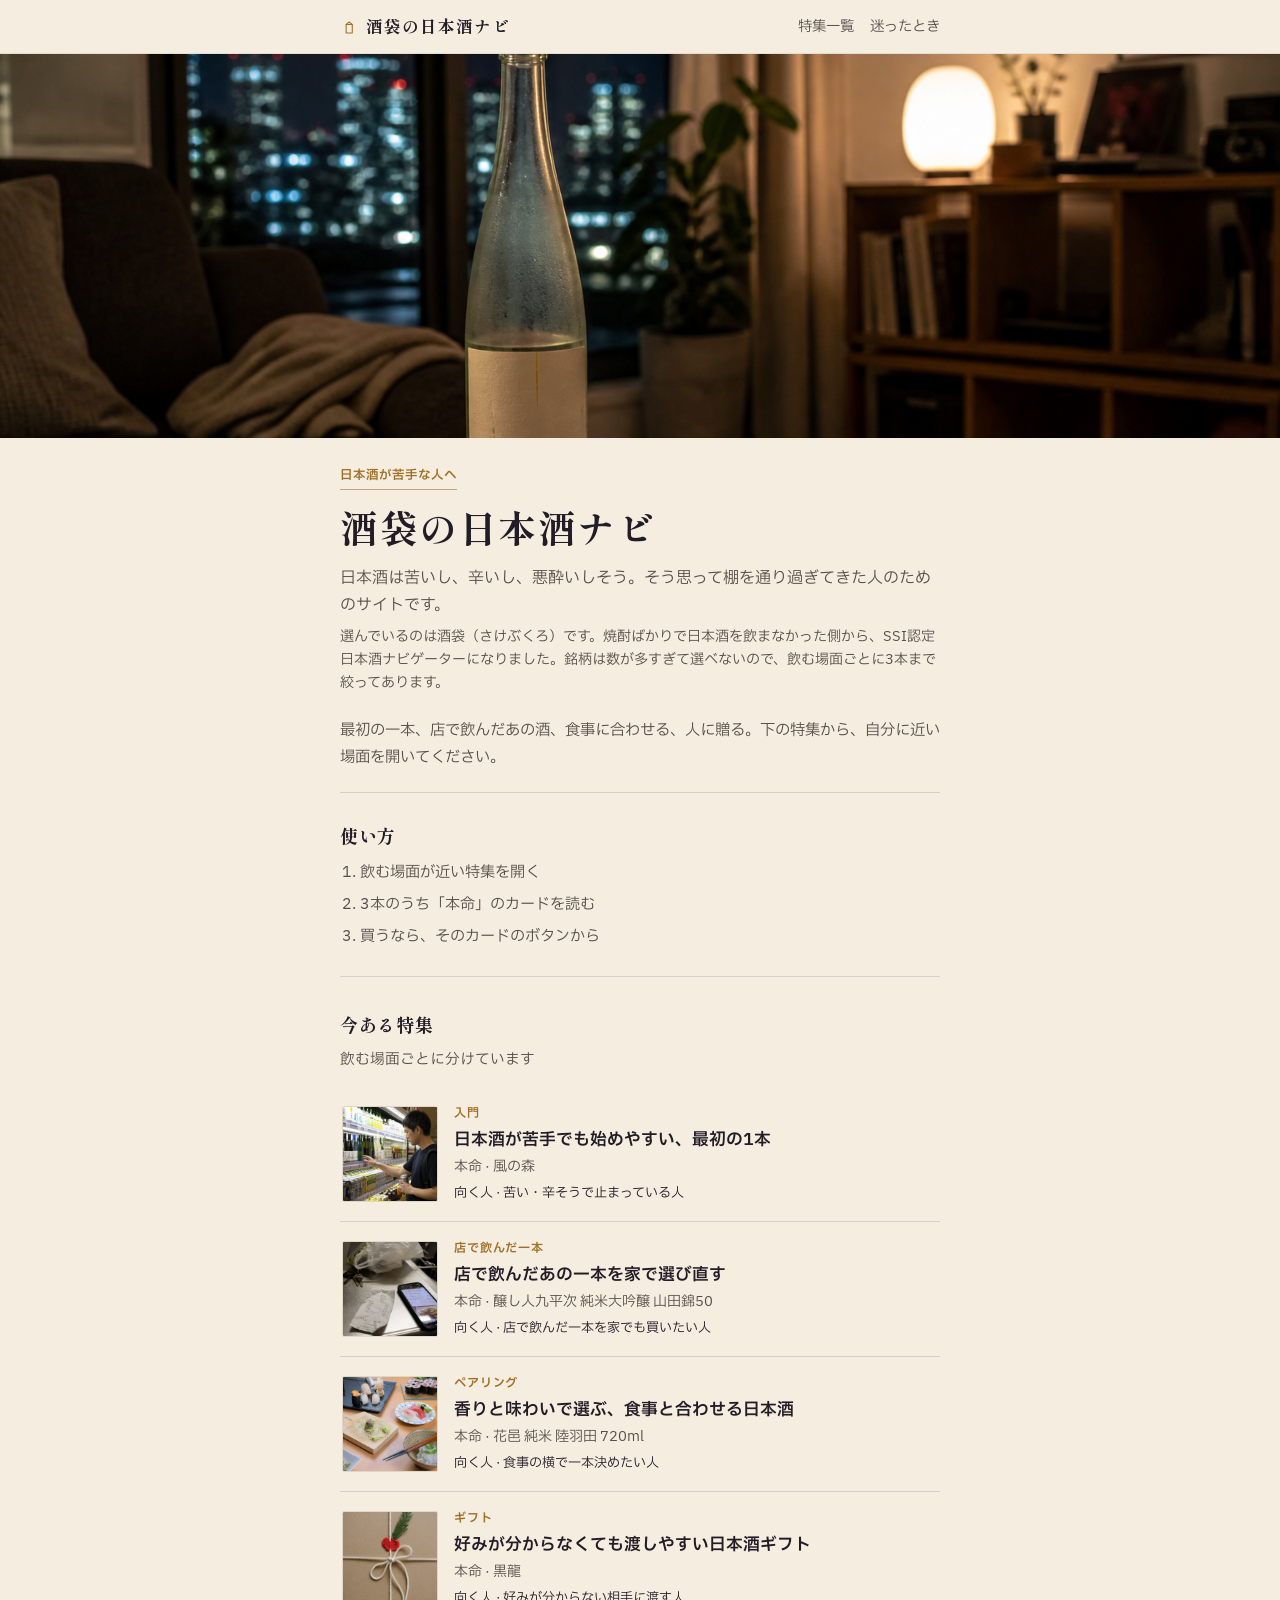
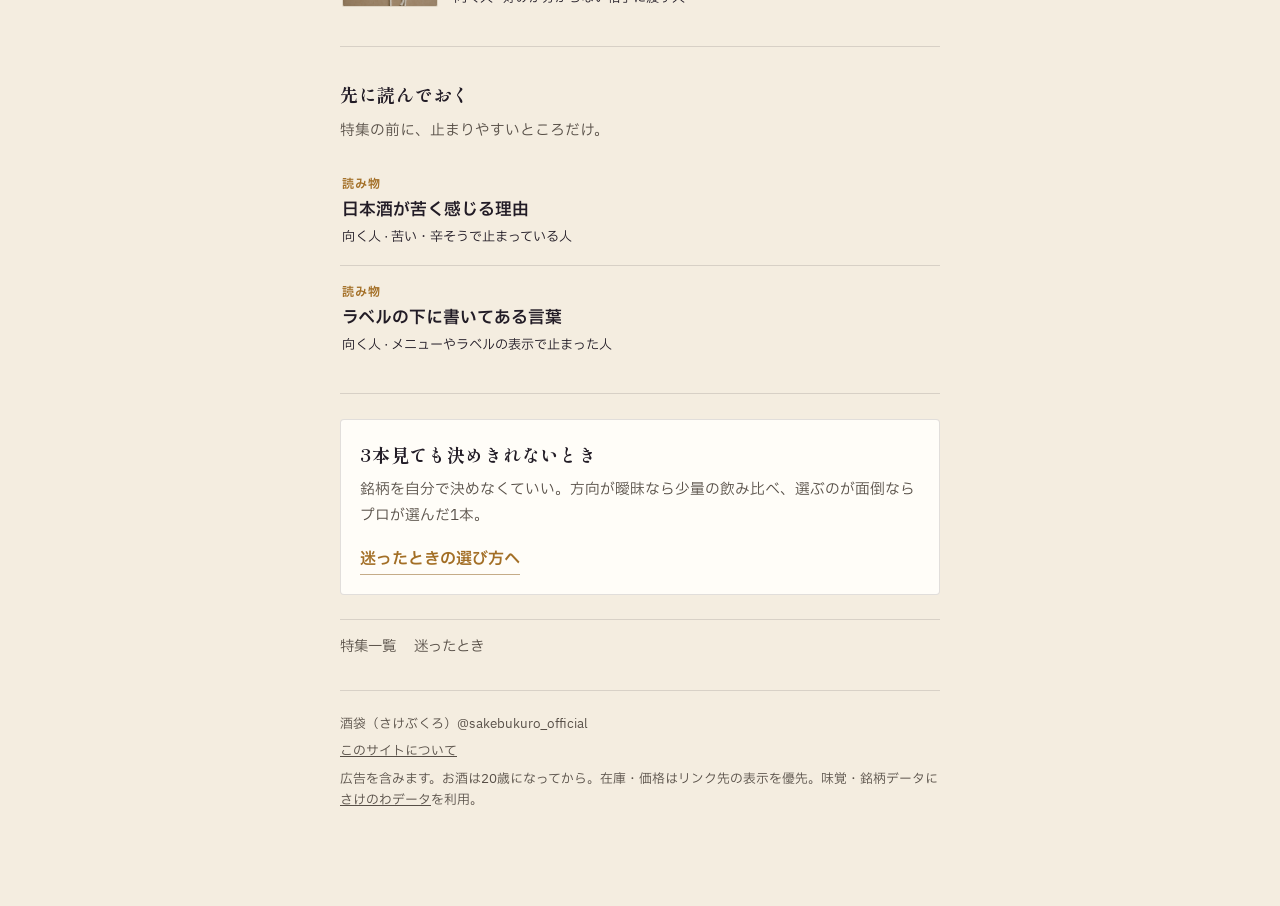
<file: index.html>
<!doctype html>
<html lang="ja">
<head>
  <meta charset="utf-8" />
  <meta name="viewport" content="width=device-width, initial-scale=1" />
  <meta name="description" content="日本酒を避けてきた人と、店で飲んだ一本を家で探している人へ。場面ごとに3本だけ選んで、買える場所まで置いています。" />
  <title>酒袋の日本酒ナビ</title>
  
  <link rel="canonical" href="https://sarima-gh.github.io/sakebukuro-landing/" />
  <meta property="og:type" content="website" />
  <meta property="og:title" content="酒袋の日本酒ナビ" />
  <meta property="og:description" content="日本酒を避けてきた人と、店で飲んだ一本を家で探している人へ。場面ごとに3本だけ選んで、買える場所まで置いています。" />
  <meta property="og:url" content="https://sarima-gh.github.io/sakebukuro-landing/" />
  <meta property="og:site_name" content="酒袋の日本酒ナビ" />
  
  <meta property="og:image" content="https://sarima-gh.github.io/sakebukuro-landing/assets/scene-index.jpg" />
  <meta name="twitter:image" content="https://sarima-gh.github.io/sakebukuro-landing/assets/scene-index.jpg" />

  <meta name="twitter:card" content="summary_large_image" />
  <meta name="twitter:title" content="酒袋の日本酒ナビ" />
  <meta name="twitter:description" content="日本酒を避けてきた人と、店で飲んだ一本を家で探している人へ。場面ごとに3本だけ選んで、買える場所まで置いています。" />

  <link rel="icon" href="./assets/favicon.svg" type="image/svg+xml" />
  <link rel="stylesheet" href="./assets/site.css" />
  
  <script async src="https://www.googletagmanager.com/gtag/js?id=G-WJDNKLMB3W"></script>
  <script>
    window.dataLayer = window.dataLayer || [];
    function gtag(){dataLayer.push(arguments);}
    gtag('js', new Date());
    gtag('config', 'G-WJDNKLMB3W');
  </script>

</head>
<body>
<header class="site-header">
  <div class="site-header-inner">
  <a class="brand" href="./index.html" id="brand-home"><svg class="brand-mark" viewBox="0 0 24 24" aria-hidden="true"><path d="M8 8.4 12 5.2 16 8.4v11.2H8V8.4z" fill="none" stroke="currentColor" stroke-width="1.4" stroke-linejoin="round"/><path d="M8 8.4h8" fill="none" stroke="currentColor" stroke-width="1.4" stroke-linecap="round"/></svg>酒袋の日本酒ナビ</a>
  <nav>
    <a href="./index.html" id="nav-index" data-nav="index">特集一覧</a>
    <a href="./best.html" id="nav-best" data-nav="best">迷ったとき</a>
  </nav>
  </div>
</header>
<figure class="hero-bleed">
  <img src="./assets/scene-index.jpg" alt="夜のテーブルに置いた、今の造りの一本" width="1600" height="1067" />
</figure>
<div class="shell" id="main">

  <section class="hero">
    <span class="eyebrow-label">日本酒が苦手な人へ</span>
    <h1 class="is-brand">酒袋の日本酒ナビ</h1>
    <p class="hook">日本酒は苦いし、辛いし、悪酔いしそう。そう思って棚を通り過ぎてきた人のためのサイトです。</p>
  </section>
  <p class="face">選んでいるのは酒袋（さけぶくろ）です。焼酎ばかりで日本酒を飲まなかった側から、SSI認定日本酒ナビゲーターになりました。銘柄は数が多すぎて選べないので、飲む場面ごとに3本まで絞ってあります。</p>
  <section class="concept"><p>最初の一本、店で飲んだあの酒、食事に合わせる、人に贈る。下の特集から、自分に近い場面を開いてください。</p></section>
  <section class="howto"><h2>使い方</h2><ol><li>飲む場面が近い特集を開く</li><li>3本のうち「本命」のカードを読む</li><li>買うなら、そのカードのボタンから</li></ol></section>
  <section class="panel">
    <h2>今ある特集</h2>
    <p class="sub">飲む場面ごとに分けています</p>
    <a class="feature-row" href="./p/20260731-amayaguchi_nyumon-a70f2809.html"><div class="feature-thumb"><img src="./assets/scene-nyumon.jpg" alt="店の冷蔵棚の前で、缶と瓶のあいだで手が止まる" loading="lazy" width="160" height="160" /></div><span><span class="feature-scene">入門</span><span class="feature-title">日本酒が苦手でも始めやすい、最初の1本</span><span class="feature-note">本命 · 風の森</span><span class="feature-audience">向く人 · 苦い・辛そうで止まっている人</span></span></a>
<a class="feature-row" href="./p/20260815-izakaya_to_home-mise-no-ippon.html"><div class="feature-thumb"><img src="./assets/scene-izakaya.jpg" alt="家に持ち帰ったレシートと、メニューの写真" loading="lazy" width="160" height="160" /></div><span><span class="feature-scene">店で飲んだ一本</span><span class="feature-title">店で飲んだあの一本を家で選び直す</span><span class="feature-note">本命 · 醸し人九平次 純米大吟醸 山田錦50</span><span class="feature-audience">向く人 · 店で飲んだ一本を家でも買いたい人</span></span></a>
<a class="feature-row" href="./p/20260803-pairing-da15f584.html"><div class="feature-thumb"><img src="./assets/scene-pairing.jpg" alt="寿司と刺身が並ぶ食卓" loading="lazy" width="160" height="160" /></div><span><span class="feature-scene">ペアリング</span><span class="feature-title">香りと味わいで選ぶ、食事と合わせる日本酒</span><span class="feature-note">本命 · 花邑 純米 陸羽田 720ml</span><span class="feature-audience">向く人 · 食事の横で一本決めたい人</span></span></a>
<a class="feature-row" href="./p/20260805-gift-3d81e2a9.html"><div class="feature-thumb is-portrait"><img src="./assets/scene-gift.jpg" alt="クラフト紙に紐と赤い封をした贈り物" loading="lazy" width="160" height="160" /></div><span><span class="feature-scene">ギフト</span><span class="feature-title">好みが分からなくても渡しやすい日本酒ギフト</span><span class="feature-note">本命 · 黒龍</span><span class="feature-audience">向く人 · 好みが分からない相手に渡す人</span></span></a>
  </section>
  <section class="panel guides">
    <h2>先に読んでおく</h2>
    <p class="sub">特集の前に、止まりやすいところだけ。</p><a class="feature-row is-text" href="./why-bitter.html"><span><span class="feature-scene">読み物</span><span class="feature-title">日本酒が苦く感じる理由</span><span class="feature-audience">向く人 · 苦い・辛そうで止まっている人</span></span></a><a class="feature-row is-text" href="./label-words.html"><span><span class="feature-scene">読み物</span><span class="feature-title">ラベルの下に書いてある言葉</span><span class="feature-audience">向く人 · メニューやラベルの表示で止まった人</span></span></a>
  </section>
  <section class="panel escape-best">
    <h2>3本見ても決めきれないとき</h2>
    <p class="sub">銘柄を自分で決めなくていい。方向が曖昧なら少量の飲み比べ、選ぶのが面倒ならプロが選んだ1本。</p><a class="escape-row" href="./best.html" data-nav="best">迷ったときの選び方へ</a>
  </section>

  <nav class="site-nav-end" aria-label="サイト内リンク">
    <a href="./index.html" data-nav="index">特集一覧</a>
    <a href="./best.html" data-nav="best">迷ったとき</a>
  </nav>
<footer class="footer">
  <p>酒袋（さけぶくろ）@sakebukuro_official</p>
  <p><a href="./about.html" data-nav="about">このサイトについて</a></p>
  <p>広告を含みます。お酒は20歳になってから。在庫・価格はリンク先の表示を優先。味覚・銘柄データに<a href="https://sakenowa.com" rel="noopener">さけのわデータ</a>を利用。</p>
</footer>
</div>


<script>
  (function(){
    var depth = location.pathname.indexOf('/p/') >= 0 ? '../' : './';
    var base = "https://sarima-gh.github.io/sakebukuro-landing";
    var local = location.protocol === 'file:' || location.hostname === '127.0.0.1' || location.hostname === 'localhost';
    var indexUrl = (!local && base) ? (base + '/') : (depth + 'index.html');
    var bestUrl = (!local && base) ? (base + '/best.html') : (depth + 'best.html');
    var aboutUrl = (!local && base) ? (base + '/about.html') : (depth + 'about.html');
    document.querySelectorAll('[data-nav="index"]').forEach(function(a){ a.href = indexUrl; });
    document.querySelectorAll('[data-nav="best"]').forEach(function(a){ a.href = bestUrl; });
    document.querySelectorAll('[data-nav="about"]').forEach(function(a){ a.href = aboutUrl; });
    var brand = document.getElementById('brand-home');
    if (brand) brand.href = indexUrl;
  })();
</script>
<script>
(function () {
  document.addEventListener('click', function (e) {
    var t = e.target;
    var a = t && t.closest ? t.closest('a[rel~="sponsored"], a[data-shop]') : null;
    if (!a || typeof gtag !== 'function') return;
    var href = a.getAttribute('href') || '';
    if (!href || href.charAt(0) === '#') return;
    gtag('event', 'lp_to_asp', {
      shop: a.getAttribute('data-shop') || '',
      item_id: a.getAttribute('data-item-id') || '',
      link_url: a.href
    });
  }, true);
})();
</script>

</body>
</html>
</file>
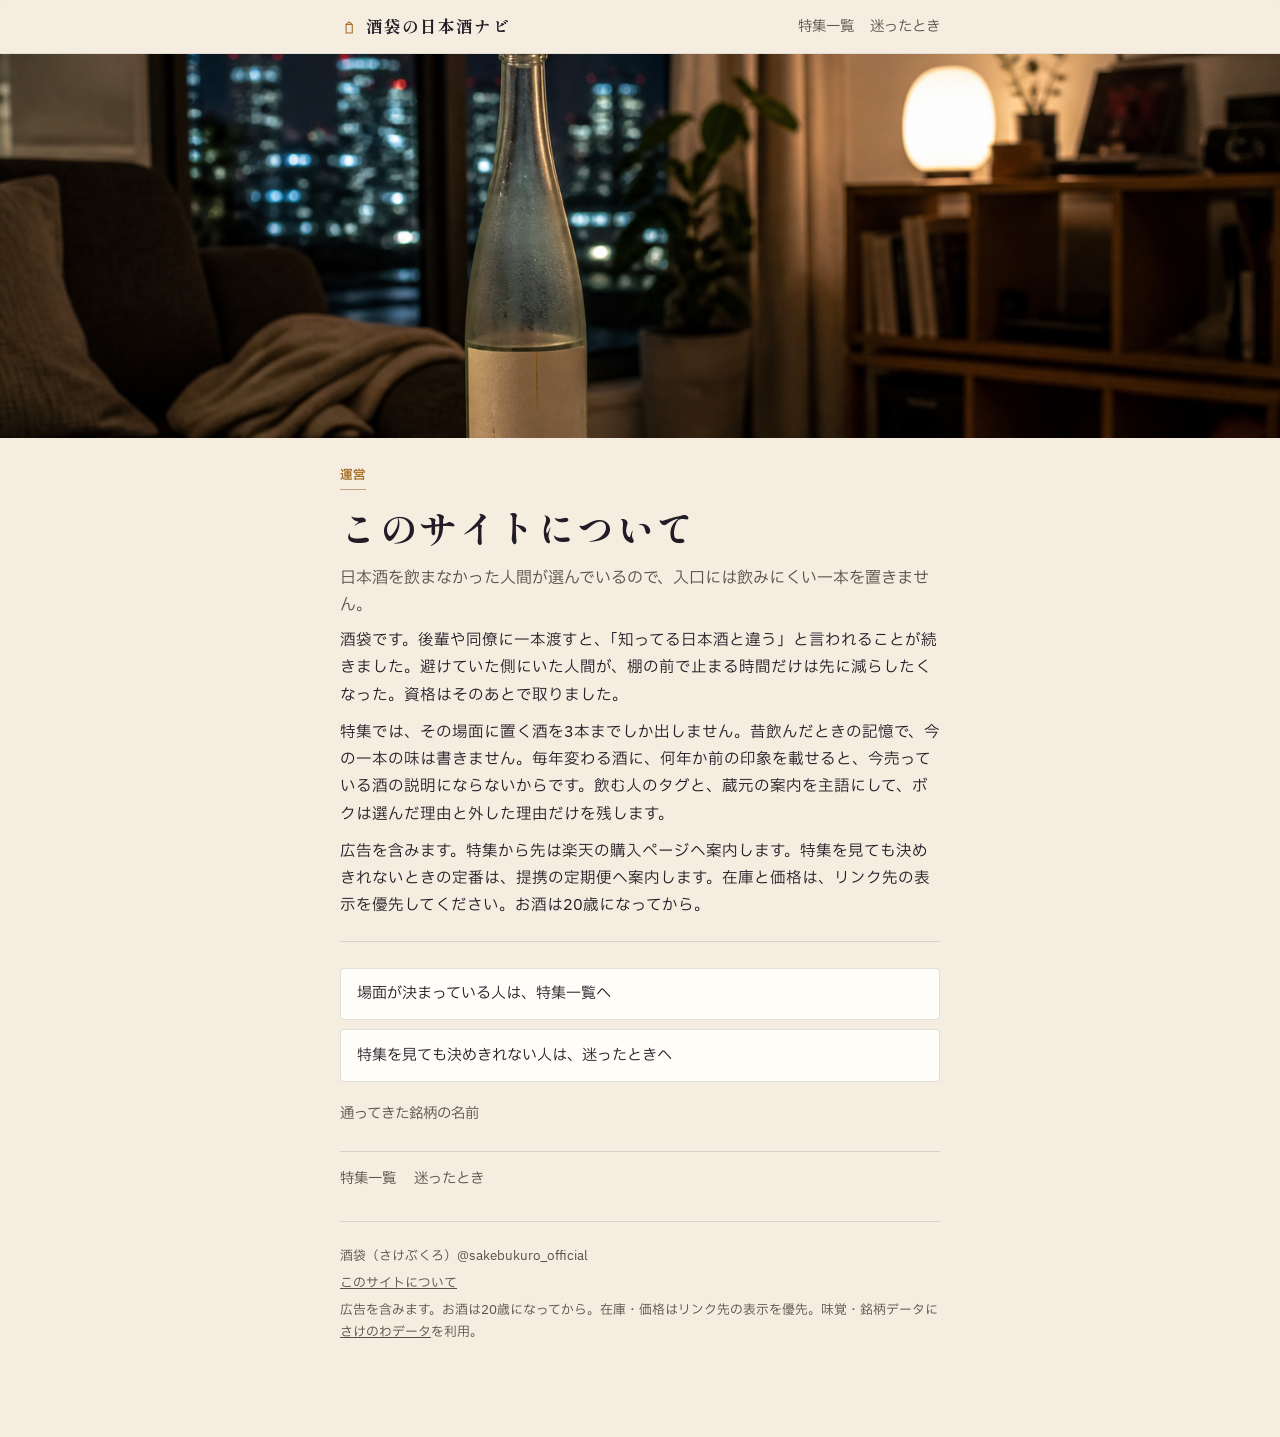
<file: about.html>
<!doctype html>
<html lang="ja">
<head>
  <meta charset="utf-8" />
  <meta name="viewport" content="width=device-width, initial-scale=1" />
  <meta name="description" content="日本酒を飲まなかった人間が選んでいるので、入口には飲みにくい一本を置きません。" />
  <title>このサイトについて</title>
  
  <link rel="canonical" href="https://sarima-gh.github.io/sakebukuro-landing/about.html" />
  <meta property="og:type" content="website" />
  <meta property="og:title" content="このサイトについて" />
  <meta property="og:description" content="日本酒を飲まなかった人間が選んでいるので、入口には飲みにくい一本を置きません。" />
  <meta property="og:url" content="https://sarima-gh.github.io/sakebukuro-landing/about.html" />
  <meta property="og:site_name" content="酒袋の日本酒ナビ" />
  
  <meta property="og:image" content="https://sarima-gh.github.io/sakebukuro-landing/assets/scene-index.jpg" />
  <meta name="twitter:image" content="https://sarima-gh.github.io/sakebukuro-landing/assets/scene-index.jpg" />

  <meta name="twitter:card" content="summary_large_image" />
  <meta name="twitter:title" content="このサイトについて" />
  <meta name="twitter:description" content="日本酒を飲まなかった人間が選んでいるので、入口には飲みにくい一本を置きません。" />

  <link rel="icon" href="./assets/favicon.svg" type="image/svg+xml" />
  <link rel="stylesheet" href="./assets/site.css" />
  
  <script async src="https://www.googletagmanager.com/gtag/js?id=G-WJDNKLMB3W"></script>
  <script>
    window.dataLayer = window.dataLayer || [];
    function gtag(){dataLayer.push(arguments);}
    gtag('js', new Date());
    gtag('config', 'G-WJDNKLMB3W');
  </script>

</head>
<body>
<header class="site-header">
  <div class="site-header-inner">
  <a class="brand" href="./index.html" id="brand-home"><svg class="brand-mark" viewBox="0 0 24 24" aria-hidden="true"><path d="M8 8.4 12 5.2 16 8.4v11.2H8V8.4z" fill="none" stroke="currentColor" stroke-width="1.4" stroke-linejoin="round"/><path d="M8 8.4h8" fill="none" stroke="currentColor" stroke-width="1.4" stroke-linecap="round"/></svg>酒袋の日本酒ナビ</a>
  <nav>
    <a href="./index.html" id="nav-index" data-nav="index">特集一覧</a>
    <a href="./best.html" id="nav-best" data-nav="best">迷ったとき</a>
  </nav>
  </div>
</header>
<figure class="hero-bleed">
  <img src="./assets/scene-index.jpg" alt="夜のテーブルに置いた、今の造りの一本" width="1600" height="1067" />
</figure>
<div class="shell" id="main">

  <section class="hero">
    <span class="eyebrow-label">運営</span>
    <h1 class="is-display">このサイトについて</h1>
    <p class="hook">日本酒を飲まなかった人間が選んでいるので、入口には飲みにくい一本を置きません。</p>
  </section>
  <section class="feature-intro"><div class="intro-block"><p>酒袋です。後輩や同僚に一本渡すと、「知ってる日本酒と違う」と言われることが続きました。避けていた側にいた人間が、棚の前で止まる時間だけは先に減らしたくなった。資格はそのあとで取りました。</p><p>特集では、その場面に置く酒を3本までしか出しません。昔飲んだときの記憶で、今の一本の味は書きません。毎年変わる酒に、何年か前の印象を載せると、今売っている酒の説明にならないからです。飲む人のタグと、蔵元の案内を主語にして、ボクは選んだ理由と外した理由だけを残します。</p><p>広告を含みます。特集から先は楽天の購入ページへ案内します。特集を見ても決めきれないときの定番は、提携の定期便へ案内します。在庫と価格は、リンク先の表示を優先してください。お酒は20歳になってから。</p></div></section>
  <p class="guide-cta"><a href="./index.html" data-nav="index">場面が決まっている人は、特集一覧へ</a></p>
  <p class="guide-cta"><a href="./best.html" data-nav="best">特集を見ても決めきれない人は、迷ったときへ</a></p>
  <p class="guide-cta is-quiet"><a href="./drank.html">通ってきた銘柄の名前</a></p>

  <nav class="site-nav-end" aria-label="サイト内リンク">
    <a href="./index.html" data-nav="index">特集一覧</a>
    <a href="./best.html" data-nav="best">迷ったとき</a>
  </nav>
<footer class="footer">
  <p>酒袋（さけぶくろ）@sakebukuro_official</p>
  <p><a href="./about.html" data-nav="about">このサイトについて</a></p>
  <p>広告を含みます。お酒は20歳になってから。在庫・価格はリンク先の表示を優先。味覚・銘柄データに<a href="https://sakenowa.com" rel="noopener">さけのわデータ</a>を利用。</p>
</footer>
</div>


<script>
  (function(){
    var depth = location.pathname.indexOf('/p/') >= 0 ? '../' : './';
    var base = "https://sarima-gh.github.io/sakebukuro-landing";
    var local = location.protocol === 'file:' || location.hostname === '127.0.0.1' || location.hostname === 'localhost';
    var indexUrl = (!local && base) ? (base + '/') : (depth + 'index.html');
    var bestUrl = (!local && base) ? (base + '/best.html') : (depth + 'best.html');
    var aboutUrl = (!local && base) ? (base + '/about.html') : (depth + 'about.html');
    document.querySelectorAll('[data-nav="index"]').forEach(function(a){ a.href = indexUrl; });
    document.querySelectorAll('[data-nav="best"]').forEach(function(a){ a.href = bestUrl; });
    document.querySelectorAll('[data-nav="about"]').forEach(function(a){ a.href = aboutUrl; });
    var brand = document.getElementById('brand-home');
    if (brand) brand.href = indexUrl;
  })();
</script>
<script>
(function () {
  document.addEventListener('click', function (e) {
    var t = e.target;
    var a = t && t.closest ? t.closest('a[rel~="sponsored"], a[data-shop]') : null;
    if (!a || typeof gtag !== 'function') return;
    var href = a.getAttribute('href') || '';
    if (!href || href.charAt(0) === '#') return;
    gtag('event', 'lp_to_asp', {
      shop: a.getAttribute('data-shop') || '',
      item_id: a.getAttribute('data-item-id') || '',
      link_url: a.href
    });
  }, true);
})();
</script>

</body>
</html>
</file>
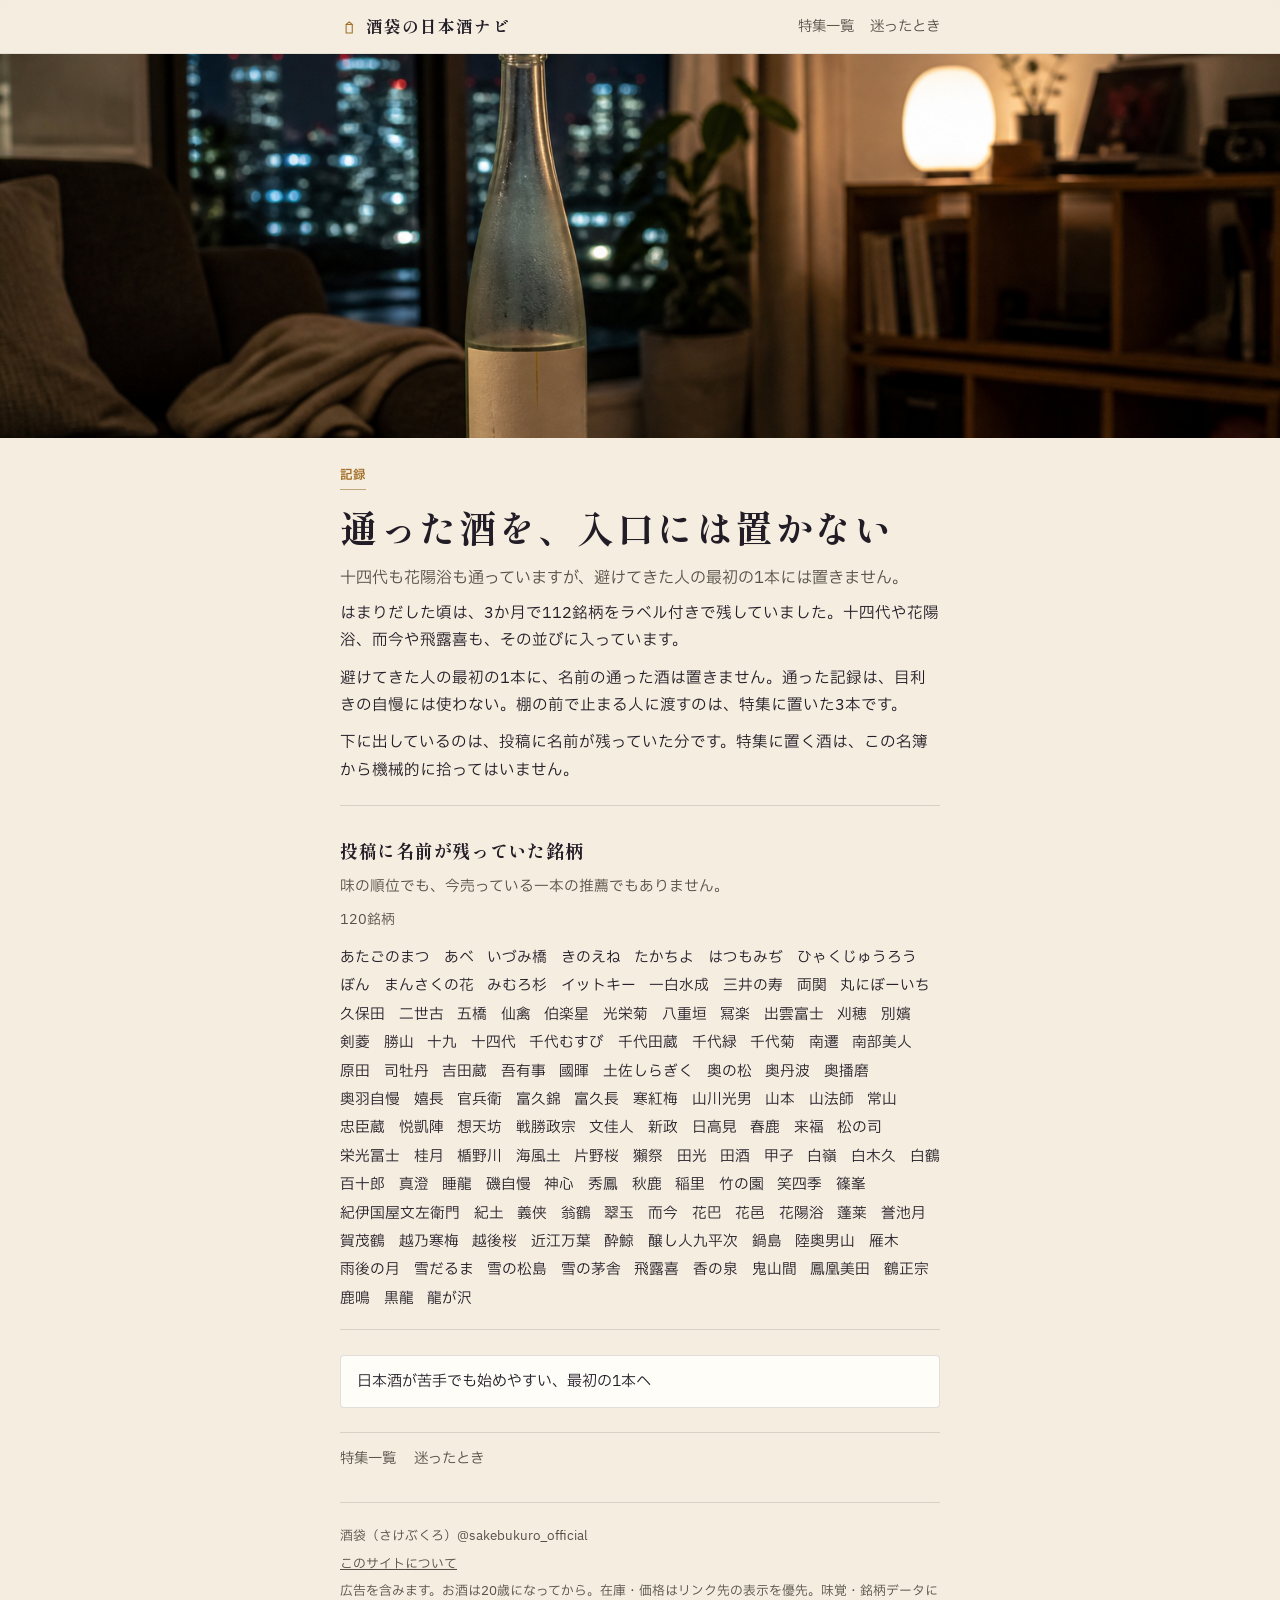
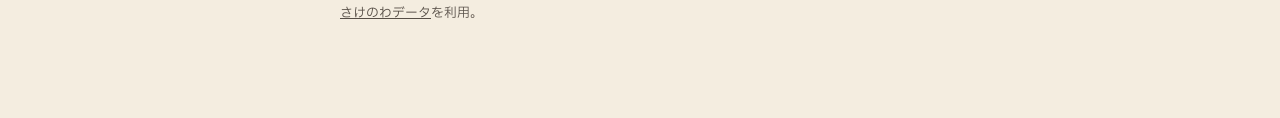
<file: drank.html>
<!doctype html>
<html lang="ja">
<head>
  <meta charset="utf-8" />
  <meta name="viewport" content="width=device-width, initial-scale=1" />
  <meta name="description" content="十四代も花陽浴も通っていますが、避けてきた人の最初の1本には置きません。" />
  <title>通った酒を、入口には置かない</title>
  
  <link rel="canonical" href="https://sarima-gh.github.io/sakebukuro-landing/drank.html" />
  <meta property="og:type" content="website" />
  <meta property="og:title" content="通った酒を、入口には置かない" />
  <meta property="og:description" content="十四代も花陽浴も通っていますが、避けてきた人の最初の1本には置きません。" />
  <meta property="og:url" content="https://sarima-gh.github.io/sakebukuro-landing/drank.html" />
  <meta property="og:site_name" content="酒袋の日本酒ナビ" />
  
  <meta property="og:image" content="https://sarima-gh.github.io/sakebukuro-landing/assets/scene-index.jpg" />
  <meta name="twitter:image" content="https://sarima-gh.github.io/sakebukuro-landing/assets/scene-index.jpg" />

  <meta name="twitter:card" content="summary_large_image" />
  <meta name="twitter:title" content="通った酒を、入口には置かない" />
  <meta name="twitter:description" content="十四代も花陽浴も通っていますが、避けてきた人の最初の1本には置きません。" />

  <link rel="icon" href="./assets/favicon.svg" type="image/svg+xml" />
  <link rel="stylesheet" href="./assets/site.css" />
  
  <script async src="https://www.googletagmanager.com/gtag/js?id=G-WJDNKLMB3W"></script>
  <script>
    window.dataLayer = window.dataLayer || [];
    function gtag(){dataLayer.push(arguments);}
    gtag('js', new Date());
    gtag('config', 'G-WJDNKLMB3W');
  </script>

</head>
<body>
<header class="site-header">
  <div class="site-header-inner">
  <a class="brand" href="./index.html" id="brand-home"><svg class="brand-mark" viewBox="0 0 24 24" aria-hidden="true"><path d="M8 8.4 12 5.2 16 8.4v11.2H8V8.4z" fill="none" stroke="currentColor" stroke-width="1.4" stroke-linejoin="round"/><path d="M8 8.4h8" fill="none" stroke="currentColor" stroke-width="1.4" stroke-linecap="round"/></svg>酒袋の日本酒ナビ</a>
  <nav>
    <a href="./index.html" id="nav-index" data-nav="index">特集一覧</a>
    <a href="./best.html" id="nav-best" data-nav="best">迷ったとき</a>
  </nav>
  </div>
</header>
<figure class="hero-bleed">
  <img src="./assets/scene-index.jpg" alt="夜のテーブルに置いた、今の造りの一本" width="1600" height="1067" />
</figure>
<div class="shell" id="main">

  <section class="hero">
    <span class="eyebrow-label">記録</span>
    <h1 class="is-display">通った酒を、入口には置かない</h1>
    <p class="hook">十四代も花陽浴も通っていますが、避けてきた人の最初の1本には置きません。</p>
  </section>
  <section class="feature-intro"><div class="intro-block"><p>はまりだした頃は、3か月で112銘柄をラベル付きで残していました。十四代や花陽浴、而今や飛露喜も、その並びに入っています。</p><p>避けてきた人の最初の1本に、名前の通った酒は置きません。通った記録は、目利きの自慢には使わない。棚の前で止まる人に渡すのは、特集に置いた3本です。</p><p>下に出しているのは、投稿に名前が残っていた分です。特集に置く酒は、この名簿から機械的に拾ってはいません。</p></div></section>
  <section class="drank" aria-label="投稿に名前が残っていた銘柄">
    <h2>投稿に名前が残っていた銘柄</h2>
    <p class="sub">味の順位でも、今売っている一本の推薦でもありません。</p>
        <p class="drank-count">120銘柄</p>
    <ul class="drank-list"><li>あたごのまつ</li><li>あべ</li><li>いづみ橋</li><li>きのえね</li><li>たかちよ</li><li>はつもみぢ</li><li>ひゃくじゅうろう</li><li>ぼん</li><li>まんさくの花</li><li>みむろ杉</li><li>イットキー</li><li>一白水成</li><li>三井の寿</li><li>両関</li><li>丸にぼーいち</li><li>久保田</li><li>二世古</li><li>五橋</li><li>仙禽</li><li>伯楽星</li><li>光栄菊</li><li>八重垣</li><li>冩楽</li><li>出雲富士</li><li>刈穂</li><li>別嬪</li><li>剣菱</li><li>勝山</li><li>十九</li><li>十四代</li><li>千代むすび</li><li>千代田蔵</li><li>千代緑</li><li>千代菊</li><li>南遷</li><li>南部美人</li><li>原田</li><li>司牡丹</li><li>吉田蔵</li><li>吾有事</li><li>國暉</li><li>土佐しらぎく</li><li>奥の松</li><li>奥丹波</li><li>奥播磨</li><li>奥羽自慢</li><li>嬉長</li><li>官兵衛</li><li>富久錦</li><li>富久長</li><li>寒紅梅</li><li>山川光男</li><li>山本</li><li>山法師</li><li>常山</li><li>忠臣蔵</li><li>悦凱陣</li><li>想天坊</li><li>戦勝政宗</li><li>文佳人</li><li>新政</li><li>日高見</li><li>春鹿</li><li>来福</li><li>松の司</li><li>栄光冨士</li><li>桂月</li><li>楯野川</li><li>海風土</li><li>片野桜</li><li>獺祭</li><li>田光</li><li>田酒</li><li>甲子</li><li>白嶺</li><li>白木久</li><li>白鶴</li><li>百十郎</li><li>真澄</li><li>睡龍</li><li>磯自慢</li><li>神心</li><li>秀鳳</li><li>秋鹿</li><li>稲里</li><li>竹の園</li><li>笑四季</li><li>篠峯</li><li>紀伊国屋文左衛門</li><li>紀土</li><li>義侠</li><li>翁鶴</li><li>翠玉</li><li>而今</li><li>花巴</li><li>花邑</li><li>花陽浴</li><li>蓬莱</li><li>誉池月</li><li>賀茂鶴</li><li>越乃寒梅</li><li>越後桜</li><li>近江万葉</li><li>酔鯨</li><li>醸し人九平次</li><li>鍋島</li><li>陸奥男山</li><li>雁木</li><li>雨後の月</li><li>雪だるま</li><li>雪の松島</li><li>雪の茅舎</li><li>飛露喜</li><li>香の泉</li><li>鬼山間</li><li>鳳凰美田</li><li>鶴正宗</li><li>鹿鳴</li><li>黒龍</li><li>龍が沢</li></ul>
  </section>
  <p class="guide-cta"><a href="./p/20260731-amayaguchi_nyumon-a70f2809.html">日本酒が苦手でも始めやすい、最初の1本へ</a></p>

  <nav class="site-nav-end" aria-label="サイト内リンク">
    <a href="./index.html" data-nav="index">特集一覧</a>
    <a href="./best.html" data-nav="best">迷ったとき</a>
  </nav>
<footer class="footer">
  <p>酒袋（さけぶくろ）@sakebukuro_official</p>
  <p><a href="./about.html" data-nav="about">このサイトについて</a></p>
  <p>広告を含みます。お酒は20歳になってから。在庫・価格はリンク先の表示を優先。味覚・銘柄データに<a href="https://sakenowa.com" rel="noopener">さけのわデータ</a>を利用。</p>
</footer>
</div>


<script>
  (function(){
    var depth = location.pathname.indexOf('/p/') >= 0 ? '../' : './';
    var base = "https://sarima-gh.github.io/sakebukuro-landing";
    var local = location.protocol === 'file:' || location.hostname === '127.0.0.1' || location.hostname === 'localhost';
    var indexUrl = (!local && base) ? (base + '/') : (depth + 'index.html');
    var bestUrl = (!local && base) ? (base + '/best.html') : (depth + 'best.html');
    var aboutUrl = (!local && base) ? (base + '/about.html') : (depth + 'about.html');
    document.querySelectorAll('[data-nav="index"]').forEach(function(a){ a.href = indexUrl; });
    document.querySelectorAll('[data-nav="best"]').forEach(function(a){ a.href = bestUrl; });
    document.querySelectorAll('[data-nav="about"]').forEach(function(a){ a.href = aboutUrl; });
    var brand = document.getElementById('brand-home');
    if (brand) brand.href = indexUrl;
  })();
</script>
<script>
(function () {
  document.addEventListener('click', function (e) {
    var t = e.target;
    var a = t && t.closest ? t.closest('a[rel~="sponsored"], a[data-shop]') : null;
    if (!a || typeof gtag !== 'function') return;
    var href = a.getAttribute('href') || '';
    if (!href || href.charAt(0) === '#') return;
    gtag('event', 'lp_to_asp', {
      shop: a.getAttribute('data-shop') || '',
      item_id: a.getAttribute('data-item-id') || '',
      link_url: a.href
    });
  }, true);
})();
</script>

</body>
</html>
</file>
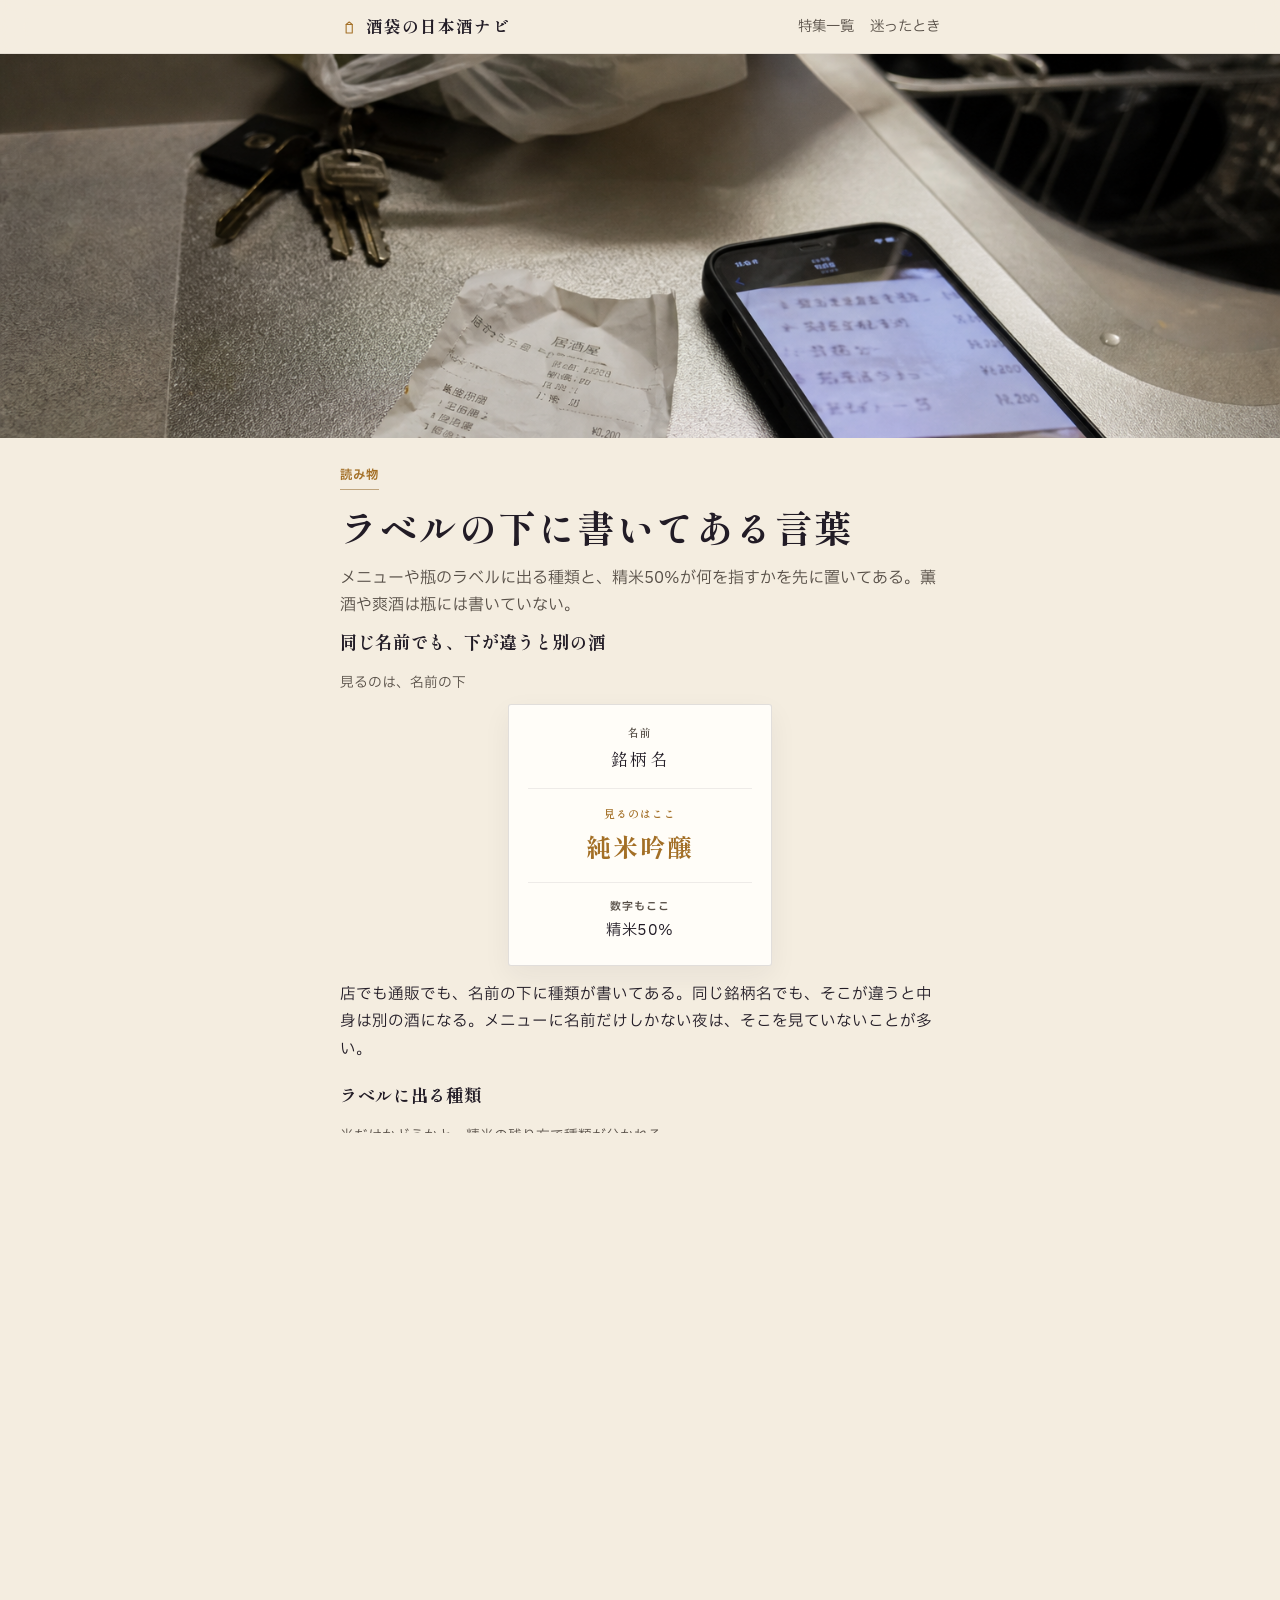
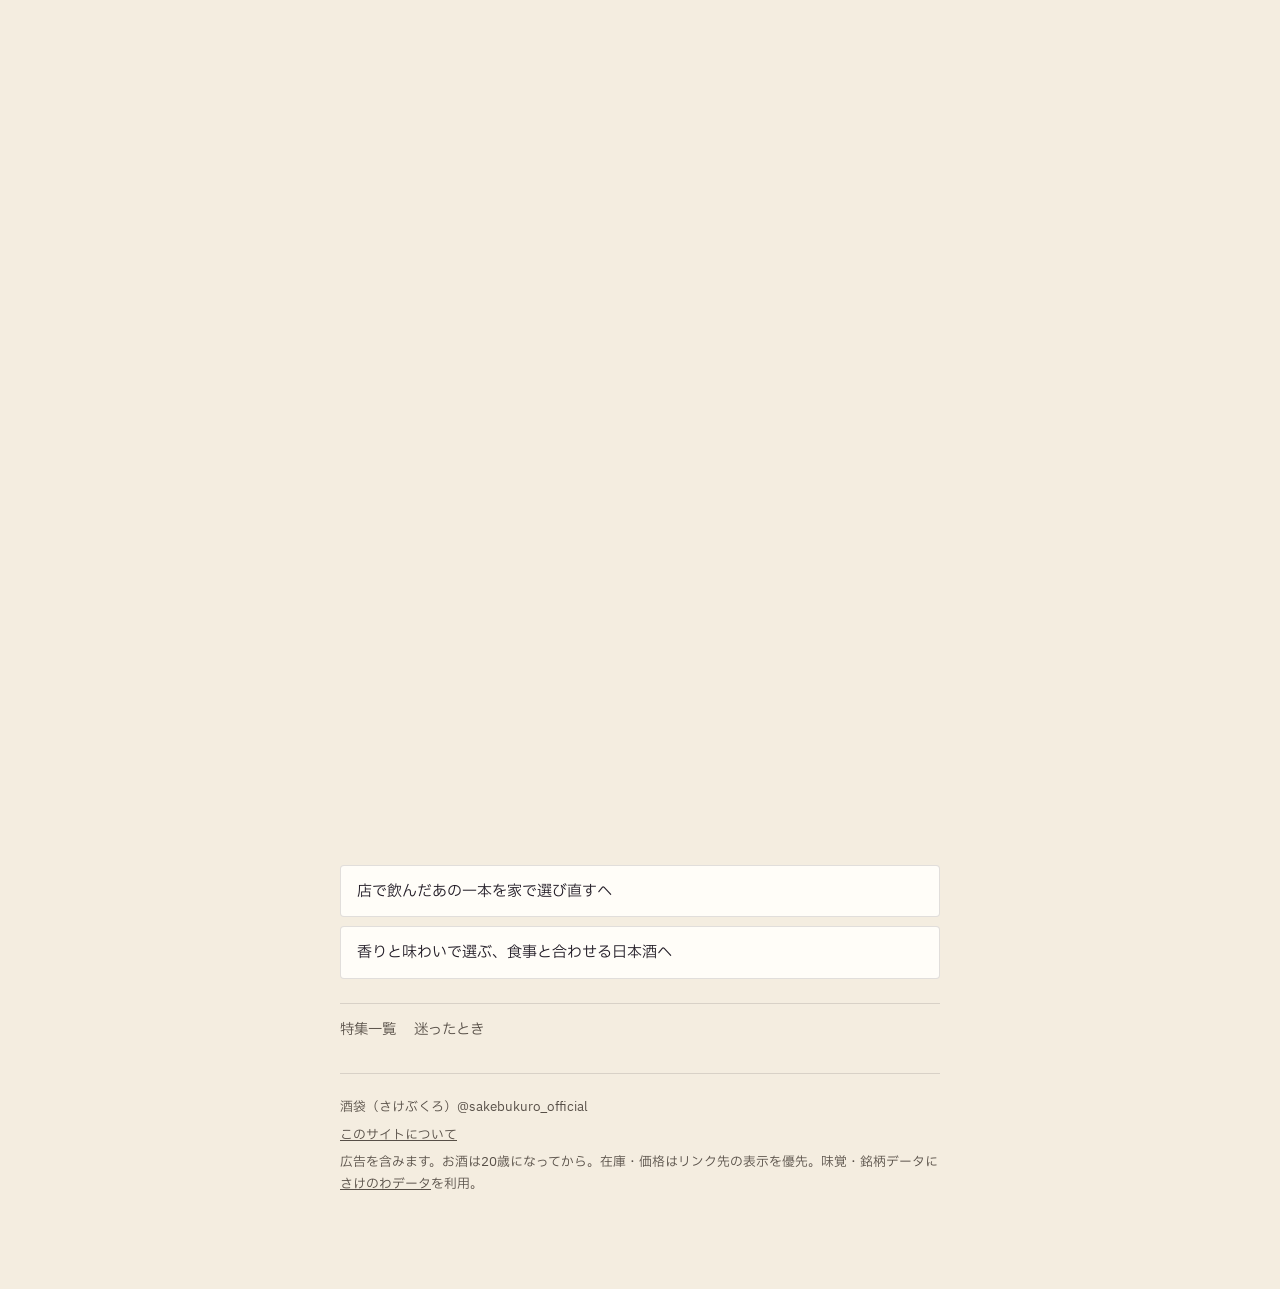
<file: label-words.html>
<!doctype html>
<html lang="ja">
<head>
  <meta charset="utf-8" />
  <meta name="viewport" content="width=device-width, initial-scale=1" />
  <meta name="description" content="メニューや瓶のラベルに出る種類と、精米50%が何を指すかを先に置いてある。" />
  <title>ラベルの下に書いてある言葉</title>
  
  <link rel="canonical" href="https://sarima-gh.github.io/sakebukuro-landing/label-words.html" />
  <meta property="og:type" content="website" />
  <meta property="og:title" content="ラベルの下に書いてある言葉" />
  <meta property="og:description" content="メニューや瓶のラベルに出る種類と、精米50%が何を指すかを先に置いてある。" />
  <meta property="og:url" content="https://sarima-gh.github.io/sakebukuro-landing/label-words.html" />
  <meta property="og:site_name" content="酒袋の日本酒ナビ" />
  
  <meta property="og:image" content="https://sarima-gh.github.io/sakebukuro-landing/assets/scene-izakaya.jpg" />
  <meta name="twitter:image" content="https://sarima-gh.github.io/sakebukuro-landing/assets/scene-izakaya.jpg" />

  <meta name="twitter:card" content="summary_large_image" />
  <meta name="twitter:title" content="ラベルの下に書いてある言葉" />
  <meta name="twitter:description" content="メニューや瓶のラベルに出る種類と、精米50%が何を指すかを先に置いてある。" />

  <link rel="icon" href="./assets/favicon.svg" type="image/svg+xml" />
  <link rel="stylesheet" href="./assets/site.css" />
  
  <script async src="https://www.googletagmanager.com/gtag/js?id=G-WJDNKLMB3W"></script>
  <script>
    window.dataLayer = window.dataLayer || [];
    function gtag(){dataLayer.push(arguments);}
    gtag('js', new Date());
    gtag('config', 'G-WJDNKLMB3W');
  </script>

</head>
<body>
<header class="site-header">
  <div class="site-header-inner">
  <a class="brand" href="./index.html" id="brand-home"><svg class="brand-mark" viewBox="0 0 24 24" aria-hidden="true"><path d="M8 8.4 12 5.2 16 8.4v11.2H8V8.4z" fill="none" stroke="currentColor" stroke-width="1.4" stroke-linejoin="round"/><path d="M8 8.4h8" fill="none" stroke="currentColor" stroke-width="1.4" stroke-linecap="round"/></svg>酒袋の日本酒ナビ</a>
  <nav>
    <a href="./index.html" id="nav-index" data-nav="index">特集一覧</a>
    <a href="./best.html" id="nav-best" data-nav="best">迷ったとき</a>
  </nav>
  </div>
</header>
<figure class="hero-bleed">
  <img src="./assets/scene-izakaya.jpg" alt="家に持ち帰ったレシートと、メニューの写真" width="1600" height="1067" />
</figure>
<div class="shell" id="main">

  <section class="hero">
    <span class="eyebrow-label">読み物</span>
    <h1 class="is-display">ラベルの下に書いてある言葉</h1>
    <p class="hook">メニューや瓶のラベルに出る種類と、精米50%が何を指すかを先に置いてある。薫酒や爽酒は瓶には書いていない。</p>
  </section>
  <section class="feature-intro"><div class="intro-block"><h2>同じ名前でも、下が違うと別の酒</h2><figure class="label-mock"><figcaption>見るのは、名前の下</figcaption><div class="label-mock-card" role="img" aria-label="銘柄名の下に純米吟醸、端に精米50%と書いてあるラベル"><p class="label-mock-brand"><span class="label-mock-kicker">名前</span>銘柄名</p><p class="label-mock-type"><span class="label-mock-kicker is-focus">見るのはここ</span>純米吟醸</p><p class="label-mock-seimai"><span class="label-mock-kicker">数字もここ</span>精米50%</p></div></figure><p>店でも通販でも、名前の下に種類が書いてある。同じ銘柄名でも、そこが違うと中身は別の酒になる。メニューに名前だけしかない夜は、そこを見ていないことが多い。</p></div><div class="intro-block"><h2>ラベルに出る種類</h2><figure class="type-map"><figcaption>米だけかどうかと、精米の残り方で種類が分かれる</figcaption><div class="type-map-wrap"><table class="type-map-table"><thead><tr><th scope="col"><span class="vh">精米</span></th><th scope="col">米・米麹・水だけ</th><th scope="col">アルコールを足す</th></tr></thead><tbody><tr><th scope="row">精米50%以下</th><td>純米大吟醸</td><td>大吟醸</td></tr><tr><th scope="row">精米60%以下</th><td>純米吟醸</td><td>吟醸</td></tr><tr><th scope="row">特別</th><td>特別純米</td><td>特別本醸造</td></tr><tr><th scope="row">そのほか</th><td>純米</td><td>本醸造<span class="type-map-note">精米70%以下</span></td></tr></tbody></table></div><p class="type-map-foot">特別純米と特別本醸造は、精米60%以下か、特別な製法をラベルに書いた表示だ。上のどれにも当てはまらないものが、普通酒と呼ばれることが多い。</p></figure><div class="label-words-table"><table class="compare-table"><thead><tr><th>表示</th><th>棚で見たら</th></tr></thead><tbody><tr><td>普通酒</td><td>米以外にアルコールを足して、値段を抑えたものが多い</td></tr><tr><td>本醸造</td><td>アルコールを足す。表示の決まりは普通酒より厳しい</td></tr><tr><td>純米</td><td>米と米麹と水だけで造る</td></tr><tr><td>吟醸・純米吟醸・純米大吟醸</td><td>外側を多く取り除いた表示。香りが出やすい方向に置かれることが多い</td></tr><tr><td>特別純米・特別本醸造</td><td>精米60%以下か、特別な製法をラベルに書いた表示</td></tr></tbody></table></div><p>暗記する必要はない。家で同じものを買うときは、店で見た表示と、瓶に書いてある表示を合わせれば足りる。これは美味しさの順位ではない。同じ純米吟醸でも、蔵が違うと別の酒になる。</p></div><div class="intro-block"><h2>精米50%</h2><figure class="seimai-fig"><figcaption>玄米を100として、残った白米の割合</figcaption><ul class="seimai-bars"><li><span class="seimai-label">玄米</span><span class="seimai-track" aria-hidden="true"><span class="seimai-fill" style="--remain:100"></span></span><span class="seimai-num">100</span></li><li><span class="seimai-label">精米60%</span><span class="seimai-track" aria-hidden="true"><span class="seimai-fill" style="--remain:60"></span></span><span class="seimai-num">60</span></li><li><span class="seimai-label">精米50%</span><span class="seimai-track" aria-hidden="true"><span class="seimai-fill" style="--remain:50"></span></span><span class="seimai-num">50</span></li></ul></figure><p>精米50%は、玄米を100として50残している、という数字だ。数字が小さいほど、外側を多く取り除いている。香りが出やすい一本に、45や50が付いていることが多い。ラベルに出るのはこの数字なので、特集でも精米50%のまま置いてある。</p></div><div class="intro-block"><h2>瓶に書いていない言葉</h2><p>薫酒、爽酒、醇酒は、瓶には書いていない。さけのわが、香りと味わいの向きで分けている名前だ。香りが華やか、淡くてキレる、コクがある、と先に書いてあれば、それで足りる。料理の横で一本を決めるときだけ、向きの目安になる。</p><p>種類の名前で止まっても、今夜の一本は決まらない。店で見た名前を家で探すなら、特集のチェック表からでいい。名前だけ持って帰って別の酒を掴むの、何回やったか分からない。</p></div></section>
  <p class="guide-cta"><a href="./p/20260815-izakaya_to_home-mise-no-ippon.html">店で飲んだあの一本を家で選び直すへ</a></p>
  <p class="guide-cta"><a href="./p/20260803-pairing-da15f584.html">香りと味わいで選ぶ、食事と合わせる日本酒へ</a></p>

  <nav class="site-nav-end" aria-label="サイト内リンク">
    <a href="./index.html" data-nav="index">特集一覧</a>
    <a href="./best.html" data-nav="best">迷ったとき</a>
  </nav>
<footer class="footer">
  <p>酒袋（さけぶくろ）@sakebukuro_official</p>
  <p><a href="./about.html" data-nav="about">このサイトについて</a></p>
  <p>広告を含みます。お酒は20歳になってから。在庫・価格はリンク先の表示を優先。味覚・銘柄データに<a href="https://sakenowa.com" rel="noopener">さけのわデータ</a>を利用。</p>
</footer>
</div>


<script>
  (function(){
    var depth = location.pathname.indexOf('/p/') >= 0 ? '../' : './';
    var base = "https://sarima-gh.github.io/sakebukuro-landing";
    var local = location.protocol === 'file:' || location.hostname === '127.0.0.1' || location.hostname === 'localhost';
    var indexUrl = (!local && base) ? (base + '/') : (depth + 'index.html');
    var bestUrl = (!local && base) ? (base + '/best.html') : (depth + 'best.html');
    var aboutUrl = (!local && base) ? (base + '/about.html') : (depth + 'about.html');
    document.querySelectorAll('[data-nav="index"]').forEach(function(a){ a.href = indexUrl; });
    document.querySelectorAll('[data-nav="best"]').forEach(function(a){ a.href = bestUrl; });
    document.querySelectorAll('[data-nav="about"]').forEach(function(a){ a.href = aboutUrl; });
    var brand = document.getElementById('brand-home');
    if (brand) brand.href = indexUrl;
  })();
</script>
<script>
(function () {
  document.addEventListener('click', function (e) {
    var t = e.target;
    var a = t && t.closest ? t.closest('a[rel~="sponsored"], a[data-shop]') : null;
    if (!a || typeof gtag !== 'function') return;
    var href = a.getAttribute('href') || '';
    if (!href || href.charAt(0) === '#') return;
    gtag('event', 'lp_to_asp', {
      shop: a.getAttribute('data-shop') || '',
      item_id: a.getAttribute('data-item-id') || '',
      link_url: a.href
    });
  }, true);
})();
</script>

</body>
</html>
</file>
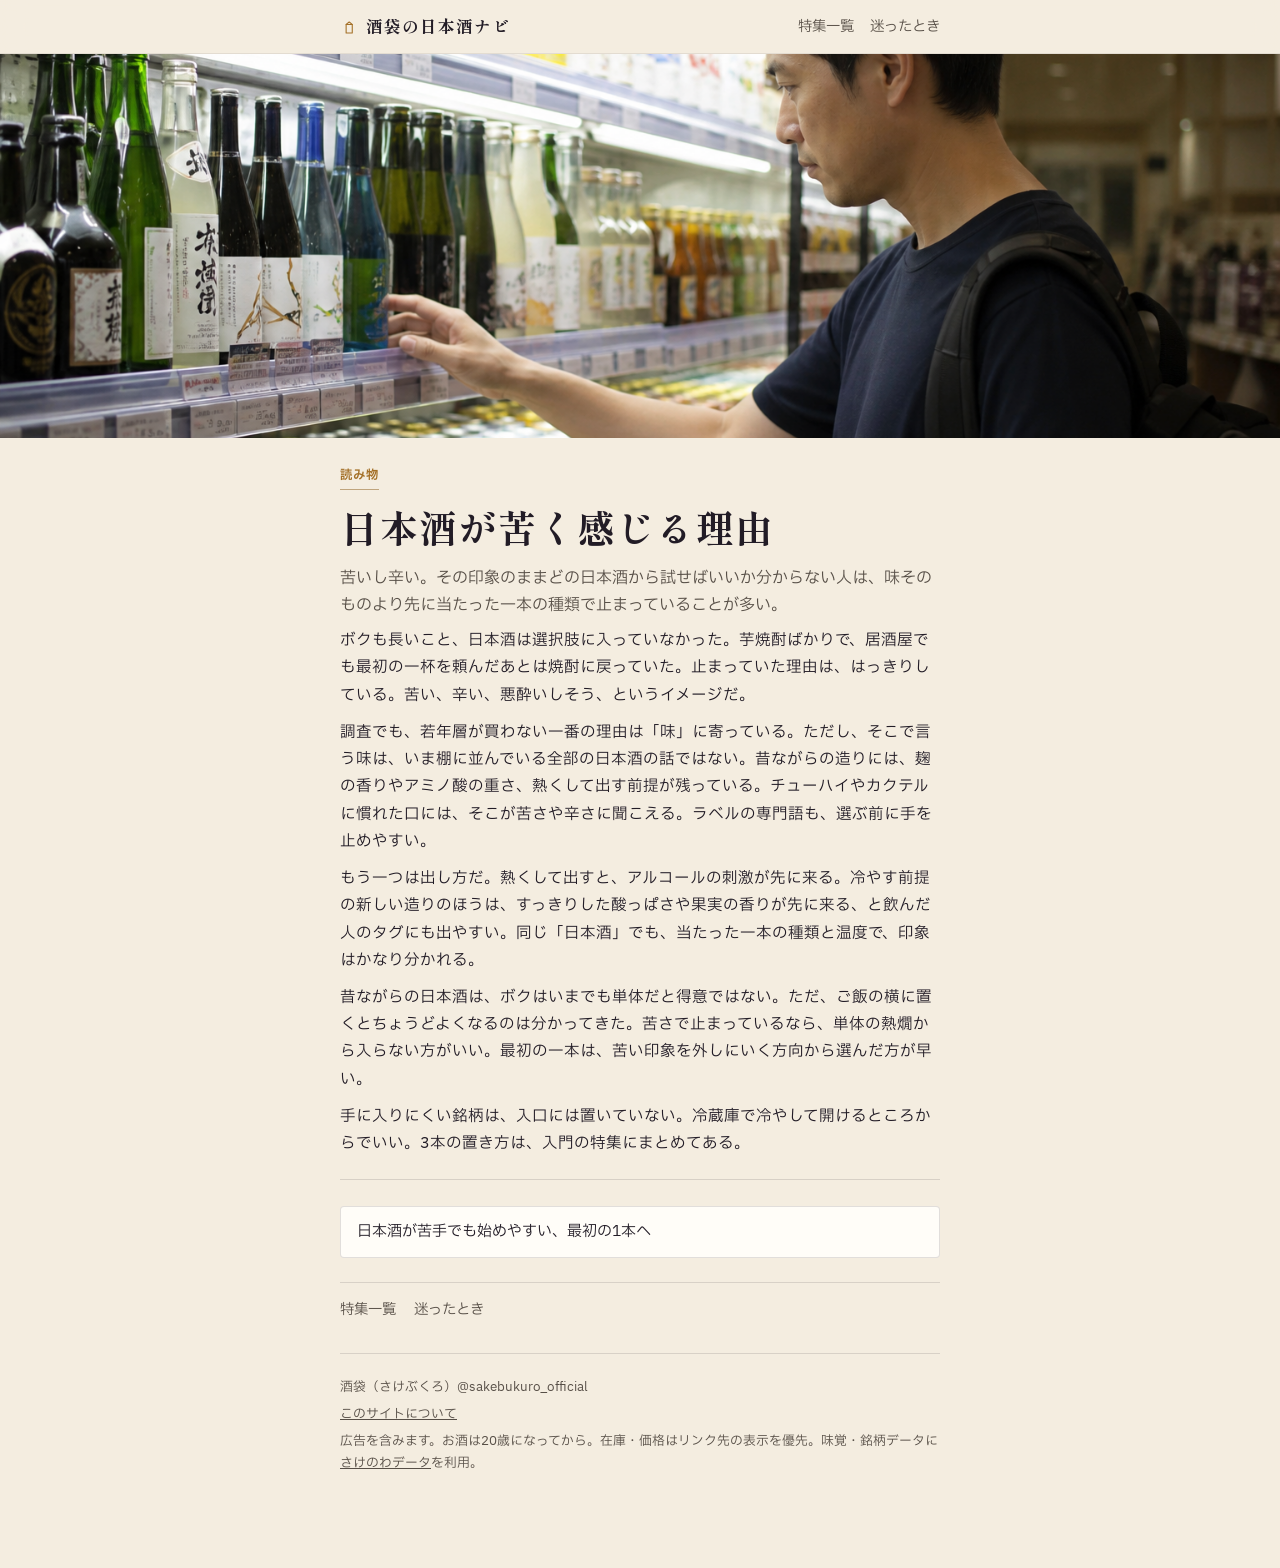
<file: why-bitter.html>
<!doctype html>
<html lang="ja">
<head>
  <meta charset="utf-8" />
  <meta name="viewport" content="width=device-width, initial-scale=1" />
  <meta name="description" content="苦いし辛い。" />
  <title>日本酒が苦く感じる理由</title>
  
  <link rel="canonical" href="https://sarima-gh.github.io/sakebukuro-landing/why-bitter.html" />
  <meta property="og:type" content="website" />
  <meta property="og:title" content="日本酒が苦く感じる理由" />
  <meta property="og:description" content="苦いし辛い。" />
  <meta property="og:url" content="https://sarima-gh.github.io/sakebukuro-landing/why-bitter.html" />
  <meta property="og:site_name" content="酒袋の日本酒ナビ" />
  
  <meta property="og:image" content="https://sarima-gh.github.io/sakebukuro-landing/assets/scene-nyumon.jpg" />
  <meta name="twitter:image" content="https://sarima-gh.github.io/sakebukuro-landing/assets/scene-nyumon.jpg" />

  <meta name="twitter:card" content="summary_large_image" />
  <meta name="twitter:title" content="日本酒が苦く感じる理由" />
  <meta name="twitter:description" content="苦いし辛い。" />

  <link rel="icon" href="./assets/favicon.svg" type="image/svg+xml" />
  <link rel="stylesheet" href="./assets/site.css" />
  
  <script async src="https://www.googletagmanager.com/gtag/js?id=G-WJDNKLMB3W"></script>
  <script>
    window.dataLayer = window.dataLayer || [];
    function gtag(){dataLayer.push(arguments);}
    gtag('js', new Date());
    gtag('config', 'G-WJDNKLMB3W');
  </script>

</head>
<body>
<header class="site-header">
  <div class="site-header-inner">
  <a class="brand" href="./index.html" id="brand-home"><svg class="brand-mark" viewBox="0 0 24 24" aria-hidden="true"><path d="M8 8.4 12 5.2 16 8.4v11.2H8V8.4z" fill="none" stroke="currentColor" stroke-width="1.4" stroke-linejoin="round"/><path d="M8 8.4h8" fill="none" stroke="currentColor" stroke-width="1.4" stroke-linecap="round"/></svg>酒袋の日本酒ナビ</a>
  <nav>
    <a href="./index.html" id="nav-index" data-nav="index">特集一覧</a>
    <a href="./best.html" id="nav-best" data-nav="best">迷ったとき</a>
  </nav>
  </div>
</header>
<figure class="hero-bleed">
  <img src="./assets/scene-nyumon.jpg" alt="店の冷蔵棚の前で、缶と瓶のあいだで手が止まる" width="1600" height="1067" />
</figure>
<div class="shell" id="main">

  <section class="hero">
    <span class="eyebrow-label">読み物</span>
    <h1 class="is-display">日本酒が苦く感じる理由</h1>
    <p class="hook">苦いし辛い。その印象のままどの日本酒から試せばいいか分からない人は、味そのものより先に当たった一本の種類で止まっていることが多い。</p>
  </section>
  <section class="feature-intro"><div class="intro-block"><p>ボクも長いこと、日本酒は選択肢に入っていなかった。芋焼酎ばかりで、居酒屋でも最初の一杯を頼んだあとは焼酎に戻っていた。止まっていた理由は、はっきりしている。苦い、辛い、悪酔いしそう、というイメージだ。</p><p>調査でも、若年層が買わない一番の理由は「味」に寄っている。ただし、そこで言う味は、いま棚に並んでいる全部の日本酒の話ではない。昔ながらの造りには、麹の香りやアミノ酸の重さ、熱くして出す前提が残っている。チューハイやカクテルに慣れた口には、そこが苦さや辛さに聞こえる。ラベルの専門語も、選ぶ前に手を止めやすい。</p><p>もう一つは出し方だ。熱くして出すと、アルコールの刺激が先に来る。冷やす前提の新しい造りのほうは、すっきりした酸っぱさや果実の香りが先に来る、と飲んだ人のタグにも出やすい。同じ「日本酒」でも、当たった一本の種類と温度で、印象はかなり分かれる。</p><p>昔ながらの日本酒は、ボクはいまでも単体だと得意ではない。ただ、ご飯の横に置くとちょうどよくなるのは分かってきた。苦さで止まっているなら、単体の熱燗から入らない方がいい。最初の一本は、苦い印象を外しにいく方向から選んだ方が早い。</p><p>手に入りにくい銘柄は、入口には置いていない。冷蔵庫で冷やして開けるところからでいい。3本の置き方は、入門の特集にまとめてある。</p></div></section>
  <p class="guide-cta"><a href="./p/20260731-amayaguchi_nyumon-a70f2809.html">日本酒が苦手でも始めやすい、最初の1本へ</a></p>

  <nav class="site-nav-end" aria-label="サイト内リンク">
    <a href="./index.html" data-nav="index">特集一覧</a>
    <a href="./best.html" data-nav="best">迷ったとき</a>
  </nav>
<footer class="footer">
  <p>酒袋（さけぶくろ）@sakebukuro_official</p>
  <p><a href="./about.html" data-nav="about">このサイトについて</a></p>
  <p>広告を含みます。お酒は20歳になってから。在庫・価格はリンク先の表示を優先。味覚・銘柄データに<a href="https://sakenowa.com" rel="noopener">さけのわデータ</a>を利用。</p>
</footer>
</div>


<script>
  (function(){
    var depth = location.pathname.indexOf('/p/') >= 0 ? '../' : './';
    var base = "https://sarima-gh.github.io/sakebukuro-landing";
    var local = location.protocol === 'file:' || location.hostname === '127.0.0.1' || location.hostname === 'localhost';
    var indexUrl = (!local && base) ? (base + '/') : (depth + 'index.html');
    var bestUrl = (!local && base) ? (base + '/best.html') : (depth + 'best.html');
    var aboutUrl = (!local && base) ? (base + '/about.html') : (depth + 'about.html');
    document.querySelectorAll('[data-nav="index"]').forEach(function(a){ a.href = indexUrl; });
    document.querySelectorAll('[data-nav="best"]').forEach(function(a){ a.href = bestUrl; });
    document.querySelectorAll('[data-nav="about"]').forEach(function(a){ a.href = aboutUrl; });
    var brand = document.getElementById('brand-home');
    if (brand) brand.href = indexUrl;
  })();
</script>
<script>
(function () {
  document.addEventListener('click', function (e) {
    var t = e.target;
    var a = t && t.closest ? t.closest('a[rel~="sponsored"], a[data-shop]') : null;
    if (!a || typeof gtag !== 'function') return;
    var href = a.getAttribute('href') || '';
    if (!href || href.charAt(0) === '#') return;
    gtag('event', 'lp_to_asp', {
      shop: a.getAttribute('data-shop') || '',
      item_id: a.getAttribute('data-item-id') || '',
      link_url: a.href
    });
  }, true);
})();
</script>

</body>
</html>
</file>
<file: assets/site.css>
@import url('https://fonts.googleapis.com/css2?family=Shippori+Mincho:wght@500;700&family=IBM+Plex+Sans+JP:wght@400;500;600&display=swap');

:root {
  --bg: #F4EDE0;
  --paper: #FFFDF8;
  --ink: #221C26;
  --muted: #574F47;
  --accent: #A36F26;
  --accent-press: #83571A;
  --memo: #FFF3CB;
  --line: rgba(42, 36, 48, 0.14);
  --line-subtle: rgba(42, 36, 48, 0.08);
  --kunshu: #E29D8F;
  --soushu: #639B8A;
  --junshu: #B59371;
  --jukushu: #7A5030;
  --sticky-h: 56px;
  --tap: 48px;
  --photo-bg: #EFE6D4;
}

* { box-sizing: border-box; }
html { scroll-behavior: smooth; }
body {
  margin: 0;
  min-height: 100vh;
  color: var(--ink);
  font-family: "IBM Plex Sans JP", "Hiragino Sans", sans-serif;
  font-size: 16px;
  line-height: 1.75;
  background: var(--bg);
}
a { color: var(--ink); }
.shell {
  max-width: 40rem;
  margin: 0 auto;
  padding: 0 1.25rem 5.5rem;
}
.site-header {
  position: sticky;
  top: 0;
  z-index: 20;
  width: 100%;
  background: color-mix(in srgb, var(--bg) 82%, transparent);
  backdrop-filter: blur(14px);
  border-bottom: 1px solid var(--line-subtle);
}
.site-header-inner {
  display: flex;
  justify-content: space-between;
  align-items: center;
  gap: 1rem;
  max-width: 40rem;
  margin: 0 auto;
  padding: 0.75rem 1.25rem;
}
.site-header .brand {
  display: inline-flex;
  align-items: center;
  gap: 0.45rem;
  font-family: "Shippori Mincho", serif;
  font-weight: 700;
  font-size: 1.05rem;
  letter-spacing: 0.06em;
  text-decoration: none;
  color: var(--ink);
}
.brand-mark {
  width: 1.15rem;
  height: 1.15rem;
  flex: 0 0 auto;
  color: var(--accent);
}
.site-header nav {
  display: flex;
  flex-wrap: wrap;
  gap: 0.65rem 1rem;
  justify-content: flex-end;
}
.site-header nav a {
  font-size: 0.9rem;
  color: var(--muted);
  text-decoration: none;
  border-bottom: 1px solid transparent;
  transition: color 0.15s ease;
}
.site-header nav a:hover { border-color: var(--accent); color: var(--ink); }
.site-nav-end {
  display: flex;
  flex-wrap: wrap;
  gap: 0.65rem 1.1rem;
  margin: 1.5rem 0 0;
  padding: 0.85rem 0 0;
  border-top: 1px solid var(--line);
  font-size: 0.9rem;
}
.site-nav-end a {
  color: var(--muted);
  text-decoration: none;
  border-bottom: 1px solid transparent;
}
.site-nav-end a:hover { border-color: var(--accent); color: var(--ink); }
.back-to-index {
  margin: 1.25rem 0 0.25rem;
  font-size: 0.95rem;
}
.back-to-index a {
  color: var(--ink);
  text-decoration: none;
  border-bottom: 1px solid color-mix(in srgb, var(--accent) 45%, var(--line));
}
.back-to-index a:hover { border-color: var(--accent); }
.hero-bleed {
  margin: 0;
  width: 100%;
  height: clamp(14rem, 46vw, 22rem);
  overflow: hidden;
  background: var(--photo-bg);
}
.hero-bleed img {
  width: 100%;
  height: 100%;
  object-fit: cover;
  object-position: center 42%;
  display: block;
}
.hero-bleed.is-portrait img { object-position: 52% 58%; }
.hero-bleed.is-lanterns img { object-position: 50% 18%; }
.hero-bleed.is-counter img { object-position: 40% 55%; }
.hero-bleed.is-post img { object-position: 28% 42%; }
.hero {
  position: relative;
  padding: 1.35rem 0 0.35rem;
  animation: lamp-in 0.8s ease both;
}
.eyebrow-label {
  display: inline-block;
  font-size: 0.78rem;
  font-weight: 600;
  letter-spacing: 0.08em;
  color: var(--accent);
  border-bottom: 1.5px solid color-mix(in srgb, var(--accent) 45%, var(--line));
  padding: 0.15rem 0;
  margin-bottom: 0.75rem;
}
.hero h1 {
  font-family: "IBM Plex Sans JP", "Hiragino Sans", sans-serif;
  font-size: clamp(1.5rem, 5vw, 2.05rem);
  font-weight: 600;
  line-height: 1.45;
  letter-spacing: 0.03em;
  margin: 0 0 0.75rem;
  color: var(--ink);
}
.hero h1.is-brand,
.hero h1.is-display {
  font-family: "Shippori Mincho", serif;
  font-weight: 700;
  font-size: clamp(1.75rem, 5.8vw, 2.35rem);
  letter-spacing: 0.04em;
  line-height: 1.35;
}
.hero .hook {
  margin: 0;
  color: var(--muted);
  font-size: 1rem;
  line-height: 1.7;
}
.concept {
  margin: 0 0 1.5rem;
  padding: 0.2rem 0 1.25rem;
  border-bottom: 1px solid var(--line);
  color: var(--muted);
  font-size: 0.96rem;
  animation: lamp-in 1s ease both;
  animation-delay: 0.08s;
}
.feature-intro {
  margin: 0 0 1.6rem;
  padding: 0.15rem 0 1.35rem;
  background: none;
  border: none;
  border-bottom: 1px solid var(--line);
  border-radius: 0;
  color: var(--ink);
  font-size: 0.97rem;
  box-shadow: none;
  animation: lamp-in 1s ease both;
  animation-delay: 0.08s;
}
.feature-intro h2 {
  font-family: "Shippori Mincho", serif;
  font-size: 1.08rem;
  font-weight: 700;
  letter-spacing: 0.04em;
  margin: 0 0 0.55rem;
  color: var(--ink);
}
.feature-intro h2 + p,
.feature-intro h2 + ul { margin-top: 0; }
.feature-intro .intro-block + .intro-block { margin-top: 1.1rem; }
.feature-intro ul {
  margin: 0;
  padding-left: 1.2rem;
  color: var(--muted);
}
.feature-intro li { margin: 0.35rem 0; }
.concept p,
.feature-intro p { margin: 0 0 0.65rem; }
.concept p:last-child,
.feature-intro p:last-child { margin-bottom: 0; }
.trust {
  display: flex;
  flex-wrap: wrap;
  gap: 0.5rem 1rem;
  margin: 1.1rem 0 0.35rem;
  padding: 0.75rem 0;
  border-top: 1px solid var(--line);
  border-bottom: 1px solid var(--line);
  font-size: 0.84rem;
  color: var(--muted);
}
.face {
  margin: 0 0 1.25rem;
  color: var(--muted);
  font-size: 0.88rem;
  line-height: 1.65;
}
.howto {
  margin: 0 0 1.6rem;
  padding: 0.2rem 0 1.2rem;
  border-bottom: 1px solid var(--line);
}
.howto h2,
.stance h2,
.criteria h2,
.compare h2,
.panel h2 {
  font-family: "Shippori Mincho", serif;
  font-size: 1.12rem;
  font-weight: 700;
  letter-spacing: 0.04em;
  margin: 0 0 0.55rem;
}
.howto ol {
  margin: 0;
  padding-left: 1.25rem;
  color: var(--muted);
  font-size: 0.95rem;
}
.howto li { margin: 0.35rem 0; }
.stance {
  margin: 0 0 1.6rem;
  padding: 0.2rem 0 1.2rem;
  border-bottom: 1px solid var(--line);
}
.stance h2 {
  margin: 0 0 0.55rem;
}
.stance p {
  margin: 0 0 0.65rem;
  color: var(--muted);
  font-size: 0.92rem;
  line-height: 1.75;
}
.stance p:last-child { margin-bottom: 0; }
.sakebukuro-note {
  margin: 1.15rem 0 1.7rem;
  padding: 1.15rem 1.2rem 1.2rem;
  border: 1px solid var(--line);
  border-radius: 4px;
  background: var(--paper);
}
.sakebukuro-note h2 {
  font-family: "Shippori Mincho", serif;
  font-size: 1.12rem;
  font-weight: 700;
  letter-spacing: 0.04em;
  margin: 0 0 0.65rem;
}
.sakebukuro-note p {
  margin: 0 0 0.65rem;
  color: var(--muted);
  font-size: 0.92rem;
  line-height: 1.75;
}
.sakebukuro-note .note-lead {
  color: var(--ink);
  font-size: 0.95rem;
}
.sakebukuro-note p:last-child { margin-bottom: 0; }
.sakebukuro-note summary {
  font-family: "Shippori Mincho", serif;
  font-size: 1.12rem;
  font-weight: 700;
  letter-spacing: 0.04em;
  cursor: pointer;
  list-style-position: outside;
}
.sakebukuro-note summary::-webkit-details-marker { color: var(--muted); }
.feature-lead { margin-top: 0.75rem; }
.hero-strip-price {
  margin: 0.15rem 0 0;
  font-size: 0.86rem;
  font-weight: 600;
  color: var(--ink);
}
.hero-strip-note {
  margin: 0.2rem 0 0;
  font-size: 0.82rem;
  color: var(--muted);
  line-height: 1.55;
}
.offer-not-for {
  margin: 0.45rem 0 0;
  font-size: 0.82rem;
  color: var(--muted);
  line-height: 1.55;
}
.offer-not-for .offer-fact-label {
  display: block;
  margin-bottom: 0.15rem;
}
.offer-more {
  margin: 0.4rem 0 0;
  font-size: 0.82rem;
}
.offer-more a { color: var(--muted); }
.offer-more a:hover { color: var(--ink); }
.bridge-self-use {
  margin: 1.1rem 0 0.35rem;
  font-size: 0.9rem;
  color: var(--ink);
  line-height: 1.65;
}
.chooser { margin: 0.4rem 0 1.4rem; }
.chooser h2 { margin: 0 0 0.65rem; }
.chooser-row {
  display: block;
  margin: 0 0 0.55rem;
  padding: 0.85rem 1rem;
  border: 1px solid var(--line);
  border-radius: 4px;
  background: var(--paper);
  text-decoration: none;
  color: var(--ink);
  font-size: 0.94rem;
  line-height: 1.55;
}
.chooser-row:hover { border-color: var(--accent); }
.guide-cta {
  margin: 1.4rem 0 0;
}
.guide-cta + .guide-cta {
  margin-top: 0.55rem;
}
.guide-cta a {
  display: block;
  padding: 0.85rem 1rem;
  border: 1px solid var(--line);
  border-radius: 4px;
  background: var(--paper);
  text-decoration: none;
  color: var(--ink);
  font-size: 0.94rem;
  line-height: 1.55;
}
.guide-cta a:hover { border-color: var(--accent); }
.guide-cta.is-quiet {
  margin-top: 1.1rem;
}
.guide-cta.is-quiet a {
  display: inline;
  padding: 0;
  border: none;
  background: transparent;
  color: var(--muted);
  font-size: 0.9rem;
  border-bottom: 1px solid transparent;
}
.guide-cta.is-quiet a:hover {
  border-color: var(--accent);
  color: var(--ink);
}
.drank {
  margin: 0 0 1.6rem;
  padding: 0.2rem 0 1.2rem;
  border-bottom: 1px solid var(--line);
}
.drank h2 {
  font-family: "Shippori Mincho", serif;
  font-size: 1.12rem;
  font-weight: 700;
  letter-spacing: 0.04em;
  margin: 0 0 0.45rem;
}
.drank .sub { margin: 0 0 0.55rem; color: var(--muted); font-size: 0.92rem; }
.drank-count {
  margin: 0 0 0.85rem;
  font-size: 0.86rem;
  color: var(--muted);
}
.drank-list {
  display: flex;
  flex-wrap: wrap;
  gap: 0.35rem 0.85rem;
  margin: 0;
  padding: 0;
  list-style: none;
}
.drank-list li {
  font-size: 0.92rem;
  line-height: 1.55;
  color: var(--ink);
}
.terms-note {
  margin: 0 0 1.2rem;
  font-size: 0.82rem;
  color: var(--muted);
  line-height: 1.6;
}
.criteria {
  margin: 0 0 1.6rem;
  padding: 0.9rem 0 1.2rem;
  border-bottom: 1px solid var(--line);
}
.criteria h2 {
  margin: 0 0 0.6rem;
}
.criteria ol {
  margin: 0;
  padding-left: 1.25rem;
  color: var(--muted);
  font-size: 0.94rem;
}
.criteria li { margin: 0.3rem 0; }

.pick-label {
  font-size: 0.74rem;
  font-weight: 500;
  color: var(--muted);
  border: 1px solid var(--line);
  border-radius: 3px;
  padding: 0.12rem 0.5rem;
}

.jump {
  display: flex;
  gap: 0.5rem;
  overflow-x: auto;
  -webkit-overflow-scrolling: touch;
  margin: 0.15rem 0 1.35rem;
  padding: 0.1rem 0 0.55rem;
  scrollbar-width: thin;
}
.jump a {
  flex: 0 0 auto;
  display: inline-flex;
  align-items: center;
  gap: 0.35rem;
  min-height: 44px;
  padding: 0.35rem 0.85rem;
  border: 1px solid var(--line);
  border-radius: 999px;
  background: var(--paper);
  text-decoration: none;
  font-size: 0.86rem;
  font-weight: 500;
  color: var(--ink);
  white-space: nowrap;
}
.jump a:hover { border-color: var(--accent); }
.jump .jump-hero {
  border-color: color-mix(in srgb, var(--accent) 50%, var(--line));
  background: color-mix(in srgb, var(--accent) 10%, var(--paper));
}
.jump-mark {
  font-size: 0.7rem;
  font-weight: 600;
  letter-spacing: 0.06em;
  color: var(--accent);
}
.jump .jump-bridge {
  border: none;
  background: transparent;
  border-radius: 0;
  text-decoration: underline;
  text-underline-offset: 0.18em;
  color: var(--muted);
  font-weight: 500;
  padding-left: 0.35rem;
  padding-right: 0.35rem;
}
.jump .jump-bridge:hover {
  border-color: transparent;
  color: var(--ink);
}

.hero-strip {
  display: grid;
  grid-template-columns: 96px 1fr;
  gap: 1rem;
  align-items: start;
  margin: 0 0 1.5rem;
  padding: 0.35rem 0 1.2rem;
  border-bottom: 1px solid var(--line);
}
.hero-strip-thumb {
  display: block;
  width: 96px;
  height: 96px;
  overflow: hidden;
  background: var(--photo-bg);
  border-radius: 2px;
  border: 1px solid var(--line-subtle);
  text-decoration: none;
}
.hero-strip-thumb img {
  width: 100%;
  height: 100%;
  object-fit: contain;
  display: block;
  background: var(--photo-bg);
}
.hero-strip-thumb.is-empty {
  background: color-mix(in srgb, var(--accent) 12%, var(--photo-bg));
}
.hero-strip-body .pick-label { margin-bottom: 0.2rem; }
.hero-strip-name {
  font-weight: 600;
  font-size: 1.08rem;
  line-height: 1.4;
  margin: 0 0 0.25rem;
}
.hero-strip-fit {
  margin: 0 0 0.7rem;
  font-size: 0.88rem;
  color: var(--muted);
  line-height: 1.5;
}
.hero-strip .btn-row { margin-top: 0.15rem; }
.hero-strip .btn { width: 100%; font-size: 0.9rem; }
.hero-strip-escape {
  margin: 0.55rem 0 0;
  font-size: 0.86rem;
  line-height: 1.5;
}
.hero-strip-escape a {
  color: var(--muted);
  text-decoration: underline;
  text-underline-offset: 0.18em;
}
.hero-strip-escape a:hover { color: var(--ink); }

.panel.escape-best {
  margin: 1.15rem 0 0;
  padding: 1.15rem 1.2rem 1.2rem;
  border: 1px solid var(--line);
  border-radius: 4px;
  background: var(--paper);
}
.escape-best .sub {
  margin: 0 0 0.7rem;
}
.escape-row {
  display: inline-block;
  margin-top: 0;
  padding: 0.1rem 0;
  font-weight: 600;
  text-decoration: none;
  color: var(--accent);
  border-bottom: 1px solid color-mix(in srgb, var(--accent) 45%, var(--line));
}
.escape-row:hover { border-color: var(--accent); color: var(--ink); }

.compare {
  margin: 0 0 1.6rem;
  padding: 0.2rem 0 1.2rem;
  border-bottom: 1px solid var(--line);
}
.compare h2 {
  margin: 0 0 0.4rem;
}
.compare .sub { margin: 0 0 0.85rem; color: var(--muted); font-size: 0.9rem; }
.compare-wrap {
  overflow-x: auto;
  -webkit-overflow-scrolling: touch;
  border: 1px solid var(--line);
  border-radius: 4px;
  background: var(--paper);
}
.compare-table {
  width: 100%;
  border-collapse: collapse;
  font-size: 0.88rem;
  min-width: 28rem;
}
.compare-table th,
.compare-table td {
  padding: 0.7rem 0.75rem;
  text-align: left;
  vertical-align: top;
  border-bottom: 1px solid var(--line-subtle);
}
.compare-table th {
  font-size: 0.74rem;
  font-weight: 600;
  letter-spacing: 0.04em;
  color: var(--muted);
  background: color-mix(in srgb, var(--memo) 45%, var(--paper));
}
.compare-table tr:last-child td { border-bottom: none; }
.compare-table a {
  font-weight: 600;
  text-decoration: none;
  border-bottom: 1px solid color-mix(in srgb, var(--accent) 40%, transparent);
}
.compare-table a:hover { border-color: var(--accent); }
.compare-hero {
  font-size: 0.7rem;
  font-weight: 600;
  color: var(--accent);
  margin-left: 0.35rem;
}

.card {
  position: relative;
  display: grid;
  grid-template-columns: 8px 1fr;
  margin: 0 0 1.5rem;
  background: var(--paper);
  border: 1px solid var(--line-subtle);
  border-radius: 2px;
  box-shadow: none;
  scroll-margin-top: 5.5rem;
  overflow: hidden;
}
.card.is-highlight {
  border-color: color-mix(in srgb, var(--accent) 55%, var(--line));
}
.card-rail { background: var(--ink); opacity: 0.18; }
.type-kunshu .card-rail { background: var(--kunshu); opacity: 1; }
.type-soushu .card-rail { background: var(--soushu); opacity: 1; }
.type-junshu .card-rail { background: var(--junshu); opacity: 1; }
.type-jukushu .card-rail { background: var(--jukushu); opacity: 1; }
.card-body { padding: 1.1rem 1rem 1.25rem 1.1rem; }
.card-head { display: flex; flex-wrap: wrap; gap: 0.45rem; align-items: center; margin-bottom: 0.4rem; }
.hero-mark {
  font-size: 0.74rem;
  font-weight: 600;
  letter-spacing: 0.06em;
  color: var(--accent);
  background: color-mix(in srgb, var(--accent) 10%, transparent);
  border: 1px solid color-mix(in srgb, var(--accent) 40%, transparent);
  border-radius: 3px;
  padding: 0.12rem 0.5rem;
}
.type-badge,
.chip {
  font-size: 0.74rem;
  font-weight: 500;
  letter-spacing: 0.03em;
  color: var(--muted);
  border: 1px solid var(--line);
  border-radius: 2px;
  padding: 0.12rem 0.5rem;
}
.type-kunshu .type-badge { color: #8a4a3e; border-color: color-mix(in srgb, var(--kunshu) 55%, var(--line)); }
.type-soushu .type-badge { color: #3d6b5e; border-color: color-mix(in srgb, var(--soushu) 55%, var(--line)); }
.type-junshu .type-badge { color: #6e5640; border-color: color-mix(in srgb, var(--junshu) 55%, var(--line)); }
.type-jukushu .type-badge { color: #5a3a22; border-color: color-mix(in srgb, var(--jukushu) 55%, var(--line)); }
.chip-flag {
  color: var(--accent);
  border-color: color-mix(in srgb, var(--accent) 50%, var(--line));
  background: color-mix(in srgb, var(--accent) 10%, transparent);
}
.selection-reason {
  margin: 0 0 0.85rem;
  font-size: 0.9rem;
  line-height: 1.55;
  color: var(--ink);
}
.selection-reason-label {
  display: block;
  margin: 0 0 0.2rem;
  font-size: 0.76rem;
  font-weight: 600;
  letter-spacing: 0.04em;
  color: var(--muted);
}
.card h3 {
  font-family: "Shippori Mincho", serif;
  font-size: 1.28rem;
  font-weight: 700;
  line-height: 1.4;
  margin: 0.3rem 0 0.3rem;
  color: var(--ink);
}
.card-meta { margin: 0 0 0.75rem; color: var(--muted); font-size: 0.88rem; }
.card-photo,
.hero-photo {
  margin: 0 auto 1rem;
  width: 100%;
  max-width: 280px;
  aspect-ratio: 1 / 1;
  overflow: hidden;
  background: var(--photo-bg);
  border: 1px solid var(--line-subtle);
  border-radius: 2px;
}
.card-photo img,
.hero-photo img {
  width: 100%;
  height: 100%;
  object-fit: contain;
  object-position: center;
  display: block;
  padding: 0.35rem;
  box-sizing: border-box;
  background: var(--photo-bg);
}

.feature-row {
  display: grid;
  grid-template-columns: 96px 1fr;
  gap: 1rem;
  align-items: center;
  padding: 1rem 0.15rem;
  border-bottom: 1px solid var(--line);
  text-decoration: none;
  color: inherit;
  border-radius: 0;
  transition: background-color 0.15s ease;
}
.feature-row.is-text {
  grid-template-columns: 1fr;
}
.feature-row:hover {
  background-color: rgba(163, 111, 38, 0.05);
}
.feature-row:last-child { border-bottom: none; }
.feature-thumb,
.offer-thumb {
  display: block;
  overflow: hidden;
  border-radius: 2px;
  border: 1px solid var(--line-subtle);
  text-decoration: none;
}
.feature-thumb {
  width: 96px;
  height: 96px;
  background: var(--photo-bg);
}
.offer-thumb {
  width: 150px;
  height: 150px;
  background: #fff;
  padding: 0.45rem;
}
.feature-thumb img,
.offer-thumb img {
  width: 100%;
  height: 100%;
  object-fit: contain;
  display: block;
}
.feature-thumb img {
  object-fit: cover;
  background: var(--photo-bg);
}
.offer-thumb img {
  background: #fff;
}
.feature-thumb.is-portrait img { object-position: 52% 58%; }
.feature-thumb.is-lanterns img { object-position: 50% 18%; }
.feature-thumb.is-counter img { object-position: 40% 55%; }
.feature-thumb.is-empty,
.offer-thumb.is-empty {
  background:
    linear-gradient(145deg, color-mix(in srgb, var(--accent) 18%, var(--photo-bg)), var(--photo-bg));
}
.feature-scene {
  display: block;
  font-size: 0.76rem;
  font-weight: 600;
  letter-spacing: 0.06em;
  color: var(--accent);
  margin-bottom: 0.2rem;
}
.feature-title {
  display: block;
  font-weight: 600;
  font-size: 1.05rem;
  line-height: 1.4;
  margin-bottom: 0.25rem;
}
.feature-note { display: block; font-size: 0.88rem; color: var(--muted); }
.feature-audience {
  display: block;
  font-size: 0.82rem;
  color: var(--ink);
  margin-top: 0.15rem;
}

.offer-row {
  display: grid;
  grid-template-columns: 120px 1fr;
  gap: 0.85rem;
  align-items: start;
  margin: 0.9rem 0;
}
.offer-row .offer-thumb {
  width: 120px;
  height: 120px;
}
.offer-body .btn { width: 100%; }
.evergreen-bridge {
  scroll-margin-top: 5.5rem;
}
.evergreen-bridge.is-highlight {
  outline: 1px solid var(--accent);
  outline-offset: 6px;
}
.offer-sales {
  margin: 0 0 1.6rem;
  padding: 0 0 1.4rem;
  border-bottom: 1px solid var(--line);
  scroll-margin-top: 5.5rem;
}
.offer-sales:last-of-type {
  border-bottom: 0;
  margin-bottom: 0;
  padding-bottom: 0;
}
.offer-sales-head {
  display: grid;
  grid-template-columns: 150px 1fr;
  gap: 1rem;
  align-items: center;
  margin-bottom: 0.85rem;
}
.offer-sales h3 {
  font-size: 1.12rem;
  font-weight: 600;
  margin: 0 0 0.35rem;
  line-height: 1.4;
}
.offer-sales .note {
  margin: 0;
  font-size: 0.9rem;
  color: var(--muted);
  line-height: 1.6;
}
.offer-sales .btn-row { margin-top: 0.15rem; }
.offer-sales .btn { width: 100%; }
.offer-facts { margin: 0 0 0.9rem; }
.offer-fact { margin: 0 0 0.7rem; }
.offer-fact:last-child { margin-bottom: 0; }
.offer-fact-label {
  margin: 0 0 0.2rem;
  font-size: 0.76rem;
  font-weight: 600;
  letter-spacing: 0.04em;
  color: var(--muted);
}
.offer-fact p {
  margin: 0;
  font-size: 0.92rem;
  line-height: 1.7;
  color: var(--ink);
}

.radar-details {
  margin: 0.35rem 0 0.85rem;
  border: 1px solid var(--line);
  border-radius: 4px;
  padding: 0.35rem 0.7rem 0.45rem;
  background: rgba(255,255,255,0.4);
}
.radar-details summary {
  cursor: pointer;
  font-size: 0.82rem;
  color: var(--muted);
  list-style: none;
}
.radar-details summary::-webkit-details-marker { display: none; }
.radar-details summary::before {
  content: "▸ ";
  color: var(--accent);
}
.radar-details[open] summary::before { content: "▾ "; }
.radar-details[open] .radar { margin-bottom: 0.2rem; }
.radar {
  margin: 0.6rem auto 0.8rem;
  max-width: 220px;
  text-align: center;
}
.radar svg { display: block; margin: 0 auto; width: 200px; height: 200px; }
.radar-caption {
  margin: 0.35rem 0 0;
  font-size: 0.76rem;
  color: var(--muted);
  line-height: 1.45;
}
.radar-grid { fill: none; stroke: rgba(42,36,48,0.14); stroke-width: 1; }
.radar-spoke { stroke: rgba(42,36,48,0.16); stroke-width: 1; }
.radar-area { fill: rgba(163,111,38,0.24); stroke: var(--accent); stroke-width: 1.5; }
.radar-label {
  fill: var(--muted);
  font-size: 9px;
  text-anchor: middle;
  dominant-baseline: middle;
  font-family: "IBM Plex Sans JP", sans-serif;
}
.tags-block { margin: 0 0 0.7rem; }
.tags-label {
  margin: 0 0 0.35rem;
  font-size: 0.76rem;
  font-weight: 600;
  letter-spacing: 0.04em;
  color: var(--muted);
}
.sweetness {
  display: flex;
  align-items: center;
  gap: 0.35rem;
  margin: 0.45rem 0 0.7rem;
}
.sweet-label { font-size: 0.74rem; color: var(--muted); }
.sweet-cell {
  width: 1.1rem;
  height: 0.45rem;
  background: rgba(42,36,48,0.12);
  border-radius: 1px;
}
.sweet-cell.on { background: var(--accent); }
.tags { display: flex; flex-wrap: wrap; gap: 0.38rem; margin-bottom: 0.8rem; }
.rakuten-review { margin: 0 0 0.6rem; font-size: 0.88rem; color: var(--muted); }
.tag {
  font-size: 0.78rem;
  color: var(--muted);
  border-bottom: 1px solid var(--line);
  padding: 0.1rem 0;
}
.serve-temp-block { margin: 0 0 0.8rem; }
.serve-temp-label {
  margin: 0 0 0.25rem;
  font-size: 0.76rem;
  font-weight: 600;
  letter-spacing: 0.04em;
  color: var(--muted);
}
.serve-temp-value {
  margin: 0;
  font-size: 0.94rem;
  font-weight: 500;
  color: var(--ink);
}

.memo {
  background: color-mix(in srgb, var(--memo) 70%, var(--paper));
  padding: 0.85rem 0 0.85rem 0.95rem;
  margin: 0 0 0.95rem;
  border-left: 3px solid var(--accent);
  border-radius: 0;
  box-shadow: none;
}
.memo-label {
  margin: 0 0 0.3rem;
  font-size: 0.76rem;
  font-weight: 600;
  letter-spacing: 0.08em;
  color: var(--accent-press);
}
.memo p { margin: 0; font-size: 0.94rem; line-height: 1.65; }
.memo-tasting { margin-top: 0.45rem !important; color: var(--muted); }

.feature-hint {
  margin: -0.25rem 0 0.9rem;
  padding: 0.7rem 0 0;
  border-top: 1px dashed var(--line);
}
.feature-hint-label {
  margin: 0 0 0.35rem;
  font-size: 0.74rem;
  font-weight: 600;
  letter-spacing: 0.08em;
  color: var(--accent-press);
}
.feature-hint-list {
  margin: 0;
  padding: 0;
  list-style: none;
  display: grid;
  gap: 0.25rem;
}
.feature-hint-list li {
  margin: 0;
  padding: 0 0 0 0.85rem;
  position: relative;
  font-size: 0.9rem;
  color: var(--ink);
  line-height: 1.55;
}
.feature-hint-list li::before {
  content: "·";
  position: absolute;
  left: 0.15rem;
  color: var(--accent);
  font-weight: 700;
}
.btn-row { display: grid; gap: 0.55rem; }
.btn-row.secondary { margin-top: 0.5rem; }
.btn {
  min-height: var(--tap);
  display: inline-flex;
  align-items: center;
  justify-content: center;
  padding: 0.75rem 1.1rem;
  text-decoration: none;
  font-weight: 600;
  font-size: 0.96rem;
  letter-spacing: 0.03em;
  border-radius: 4px;
  border: none;
  transition: background-color 0.15s ease, transform 0.05s ease;
}
.btn:active { transform: translateY(1px); }
.btn-primary {
  background: var(--accent);
  color: #ffffff;
}
.btn-primary:hover { background: var(--accent-press); }
.btn-ghost {
  background: transparent;
  color: var(--ink);
  border: 1px solid var(--line);
}
.btn.disabled { opacity: 0.45; pointer-events: none; }

.panel {
  margin: 1.6rem 0;
  padding: 0.4rem 0 1.25rem;
  border-bottom: 1px solid var(--line);
  animation: lamp-in 0.85s ease both;
}
.panel h2 {
  margin: 0 0 0.45rem;
}
.panel .sub { margin: 0 0 0.9rem; color: var(--muted); font-size: 0.92rem; }
.offer { margin: 0 0 0.9rem; }
.offer .note { margin: 0.35rem 0 0; font-size: 0.85rem; color: var(--muted); }

.vh {
  position: absolute;
  width: 1px;
  height: 1px;
  padding: 0;
  margin: -1px;
  overflow: hidden;
  clip: rect(0, 0, 0, 0);
  white-space: nowrap;
  border: 0;
}
.feature-intro .intro-block figure,
.feature-intro .intro-block .label-words-table {
  margin: 0.85rem 0 0.95rem;
}
.feature-intro .intro-block figure:last-child,
.feature-intro .intro-block .label-words-table:last-child {
  margin-bottom: 0;
}
.feature-intro figcaption {
  margin: 0 0 0.55rem;
  color: var(--muted);
  font-size: 0.86rem;
}

.label-mock-card {
  max-width: 16.5rem;
  margin: 0 auto;
  padding: 1.15rem 1.2rem 1.25rem;
  background: var(--paper);
  border: 1px solid var(--line);
  border-radius: 3px;
  box-shadow: 0 10px 28px rgba(42, 36, 48, 0.06);
}
.label-mock-card p {
  margin: 0;
  text-align: center;
}
.label-mock-kicker {
  display: block;
  margin-bottom: 0.15rem;
  color: var(--muted);
  font-size: 0.68rem;
  font-weight: 600;
  letter-spacing: 0.08em;
}
.label-mock-kicker.is-focus { color: var(--accent); }
.label-mock-brand {
  padding-bottom: 0.85rem;
  border-bottom: 1px solid var(--line-subtle);
  font-family: "Shippori Mincho", serif;
  font-size: 1.05rem;
  letter-spacing: 0.12em;
}
.label-mock-type {
  padding: 0.95rem 0 0.85rem;
  border-bottom: 1px solid var(--line-subtle);
  font-family: "Shippori Mincho", serif;
  font-size: 1.55rem;
  font-weight: 700;
  letter-spacing: 0.08em;
  color: var(--accent);
}
.label-mock-seimai {
  padding-top: 0.85rem;
  font-size: 0.95rem;
  letter-spacing: 0.04em;
}

.type-map-wrap {
  overflow-x: auto;
  -webkit-overflow-scrolling: touch;
  border: 1px solid var(--line);
  border-radius: 4px;
  background: var(--paper);
}
.type-map-table {
  width: 100%;
  border-collapse: collapse;
  font-size: 0.82rem;
}
.type-map-table th,
.type-map-table td {
  padding: 0.65rem 0.5rem;
  text-align: center;
  vertical-align: middle;
  border-bottom: 1px solid var(--line-subtle);
  border-right: 1px solid var(--line-subtle);
}
.type-map-table th:last-child,
.type-map-table td:last-child { border-right: none; }
.type-map-table thead th {
  font-size: 0.72rem;
  font-weight: 600;
  letter-spacing: 0.03em;
  color: var(--muted);
  background: color-mix(in srgb, var(--memo) 45%, var(--paper));
}
.type-map-table tbody th {
  width: 5.6rem;
  font-size: 0.72rem;
  font-weight: 600;
  color: var(--muted);
  text-align: left;
  background: color-mix(in srgb, var(--memo) 22%, var(--paper));
}
.type-map-table td {
  font-family: "Shippori Mincho", serif;
  font-weight: 700;
  letter-spacing: 0.03em;
}
.type-map-note {
  display: block;
  margin-top: 0.15rem;
  font-family: "IBM Plex Sans JP", "Hiragino Sans", sans-serif;
  font-size: 0.68rem;
  font-weight: 500;
  color: var(--muted);
  letter-spacing: 0;
}
.type-map-foot {
  margin: 0.55rem 0 0;
  color: var(--muted);
  font-size: 0.84rem;
  line-height: 1.7;
}

.label-words-table {
  overflow-x: auto;
  -webkit-overflow-scrolling: touch;
  border: 1px solid var(--line);
  border-radius: 4px;
  background: var(--paper);
}
.label-words-table .compare-table { min-width: 0; }
.label-words-table .compare-table th:first-child,
.label-words-table .compare-table td:first-child {
  white-space: nowrap;
  font-weight: 600;
}

.seimai-bars {
  list-style: none;
  margin: 0;
  padding: 0.15rem 0 0;
}
.seimai-bars li {
  display: grid;
  grid-template-columns: 5.2rem 1fr 2.1rem;
  gap: 0.55rem;
  align-items: center;
  margin: 0.45rem 0;
}
.seimai-label {
  font-size: 0.82rem;
  font-weight: 600;
  color: var(--muted);
}
.seimai-track {
  display: block;
  height: 0.7rem;
  overflow: hidden;
  background: color-mix(in srgb, var(--line) 55%, var(--paper));
  border-radius: 999px;
}
.seimai-fill {
  display: block;
  width: calc(var(--remain, 0) * 1%);
  height: 100%;
  background: var(--accent);
  border-radius: inherit;
}
.seimai-num {
  font-size: 0.82rem;
  font-variant-numeric: tabular-nums;
  color: var(--ink);
  text-align: right;
}

.footer {
  margin-top: 1.85rem;
  padding-top: 1.1rem;
  border-top: 1px solid var(--line);
  font-size: 0.8rem;
  color: var(--muted);
  line-height: 1.7;
}
.footer p { margin: 0.35rem 0; }
.footer a { color: inherit; }

.sticky-cta {
  position: fixed;
  left: 0; right: 0; bottom: 0;
  z-index: 30;
  display: none;
  align-items: center;
  justify-content: space-between;
  gap: 0.75rem;
  min-height: var(--sticky-h);
  padding: 0.55rem 1rem calc(0.55rem + env(safe-area-inset-bottom));
  background: var(--paper);
  border-top: 1px solid var(--line);
  box-shadow: 0 -4px 18px rgba(42,36,48,0.08);
}
.sticky-cta.is-on { display: flex; }
.sticky-cta .name {
  font-size: 0.86rem;
  color: var(--muted);
  overflow: hidden;
  text-overflow: ellipsis;
  white-space: nowrap;
  max-width: 48%;
}
.sticky-cta .btn {
  flex: 1;
  max-width: 16rem;
  font-size: 0.88rem;
  padding: 0.65rem 0.75rem;
}

@keyframes lamp-in {
  from { opacity: 0; transform: translateY(8px); }
  to { opacity: 1; transform: translateY(0); }
}
@media (prefers-reduced-motion: reduce) {
  *, *::before { animation: none !important; }
}
@media (max-width: 420px) {
  .type-map-table tbody th { width: 4.4rem; font-size: 0.68rem; }
  .type-map-table td { font-size: 0.78rem; }
  .seimai-bars li { grid-template-columns: 4.6rem 1fr 1.8rem; gap: 0.4rem; }
}
@media (min-width: 900px) {
  .hero-bleed { height: 24rem; }
  .sticky-cta { display: none !important; }
}
</file>
